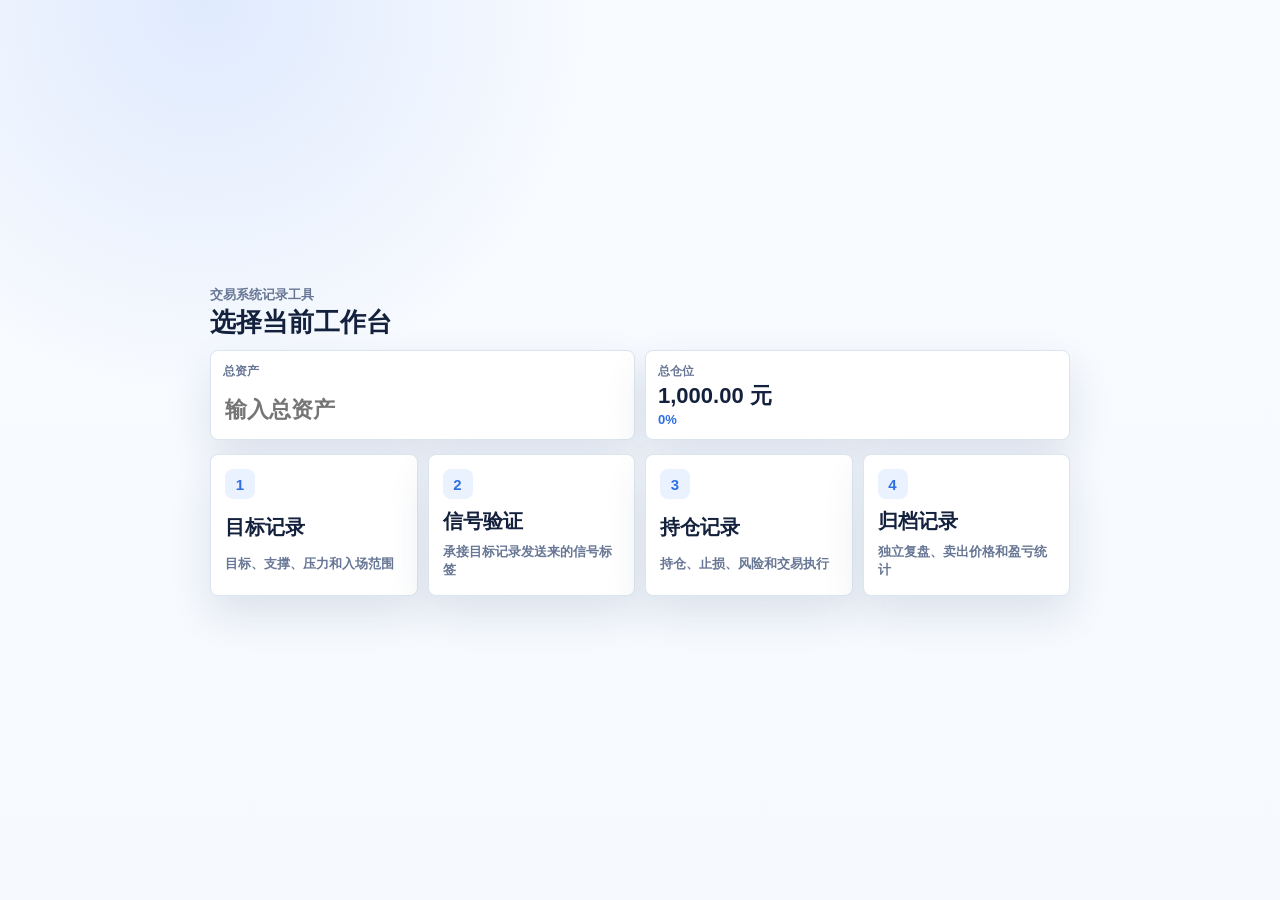
<file: index.html>
﻿<!doctype html>
<html lang="zh-CN">
<head>
  <meta charset="utf-8">
  <meta name="viewport" content="width=device-width, initial-scale=1, maximum-scale=1, user-scalable=no, viewport-fit=cover">
  <meta name="theme-color" content="#2f6fe4">
  <meta name="apple-mobile-web-app-capable" content="yes">
  <meta name="apple-mobile-web-app-status-bar-style" content="default">
  <meta name="apple-mobile-web-app-title" content="交易记录生成器">
  <link rel="manifest" href="./manifest.webmanifest">
  <link rel="icon" href="./icon.svg" type="image/svg+xml">
  <link rel="apple-touch-icon" href="./icon.svg">
  <link rel="stylesheet" href="./src/styles/app.css">
  <title>交易记录生成器</title>
</head>
<body>
  <section class="system-home" id="systemHome" aria-label="交易系统主页">
    <div class="system-home-inner">
      <div class="system-home-title">
        <span>交易系统记录工具</span>
        <strong>选择当前工作台</strong>
      </div>
      <div class="home-account-panel" aria-label="账户总览">
        <label>
          <span>总资产</span>
          <input id="homeTotalAssets" data-account-save="totalAssets" type="number" inputmode="decimal" step="0.01" placeholder="输入总资产">
        </label>
        <div class="home-position-stat">
          <span>总仓位</span>
          <strong id="homeTotalPosition">0.00 元</strong>
          <small id="homeTotalPositionRate">0%</small>
        </div>
      </div>
      <div class="system-entry-grid">
        <button id="homeTargetBtn" class="system-entry" type="button">
          <span>1</span>
          <strong>目标记录</strong>
          <small>目标、支撑、压力和入场范围</small>
        </button>
        <button id="homeSignalBtn" class="system-entry" type="button">
          <span>2</span>
          <strong>信号验证</strong>
          <small>承接目标记录发送来的信号标签</small>
        </button>
        <button id="homeHoldingBtn" class="system-entry" type="button">
          <span>3</span>
          <strong>持仓记录</strong>
          <small>持仓、止损、风险和交易执行</small>
        </button>
        <button id="homeArchiveBtn" class="system-entry" type="button">
          <span>4</span>
          <strong>归档记录</strong>
          <small>独立复盘、卖出价格和盈亏统计</small>
        </button>
      </div>
    </div>
  </section>
<div class="sidebar-swipe-zone" id="sidebarSwipeZone" aria-hidden="true"></div>
  <nav class="toolbar" aria-label="页面操作">
    <button id="homeBtn" type="button" class="secondary">主页</button>
    <button id="newBtn" type="button" class="secondary">新建</button>
    <button id="saveBtn" type="button">保存</button>
    <button id="undoBtn" type="button" class="secondary">撤销</button>
    <button id="redoBtn" type="button" class="secondary">重做</button>
    <button id="tagManageBtn" type="button" class="secondary">标签管理</button>
    <button id="copyBtn" type="button" class="secondary">复制文本</button>
    <button id="importPriceBtn" type="button" class="secondary">导入价格</button>
    <button id="pasteBtn" type="button" class="secondary">粘贴文本</button>
    <input id="priceImportFile" type="file" accept=".xls,.csv,.txt,text/plain,application/vnd.ms-excel" hidden>
  </nav>

  <div class="side-backdrop" id="sideBackdrop"></div>
  <div class="layout" id="layout">
    <aside class="sidebar" id="sidebar" aria-label="已保存记录">
      <div class="side-title">
        <span id="sideTitleLabel">保存记录</span>
        <button id="sidebarToggle" class="side-toggle" type="button">收起</button>
      </div>
      <div class="side-actions" id="recordBackupActions">
        <button id="exportRecordsBtn" type="button">导出</button>
        <button id="importRecordsBtn" type="button">导入</button>
        <input id="importRecordsFile" type="file" accept="application/json,.json" hidden>
      </div>
      <div class="record-list" id="recordList"></div>
    </aside>

    <main class="app">
      <section class="sheet" id="recordSheet">
      <div class="risk-grid" aria-label="风险对比">
        <div class="risk-field" id="singleLossLimitField">
          <label for="singleLossLimit">单笔亏损上限</label>
          <input id="singleLossLimit" data-risk-save="singleLossLimit" type="number" inputmode="decimal" step="0.01" placeholder="0">
        </div>
        <div class="risk-field" id="globalLossLimitField">
          <label for="globalLossLimit">全局亏损上限</label>
          <input id="globalLossLimit" data-risk-save="globalLossLimit" type="number" inputmode="decimal" step="0.01" placeholder="0">
        </div>
        <div class="risk-field output" id="currentMaxLossField">
          <label for="currentMaxLossTotal">预计最大亏损 <small id="currentMaxLossPercent">0%</small></label>
          <div class="risk-output-line">
            <input id="currentMaxLossTotal" type="text" value="0.00" readonly>
          </div>
        </div>
        <div class="risk-field output" id="protectedProfitField">
          <label for="protectedProfitTotal">保底盈利</label>
          <input id="protectedProfitTotal" type="text" value="0.00" readonly>
        </div>
      </div>
      <div class="archive-review-grid" id="archiveReviewGrid" aria-label="归档复盘">
        <div class="archive-review-total">
          <label>
            <span>总盈利</span>
            <input id="archiveTotalProfit" type="text" readonly value="0.00 元">
          </label>
          <label>
            <span>总亏损</span>
            <input id="archiveTotalLoss" type="text" readonly value="0.00 元">
          </label>
        </div>
        <label class="archive-review-field">
          <span>卖出价格</span>
          <input id="archiveReviewSellPrice" type="number" inputmode="decimal" step="0.001" placeholder="卖出价格">
        </label>
        <label class="archive-review-field">
          <span>归档盈亏</span>
          <input id="archiveReviewPnl" type="text" readonly value="-">
        </label>
        <label class="archive-review-field">
          <span>入场判断</span>
          <textarea id="archiveReviewEntry" data-archive-review="entryJudgement" rows="2" placeholder="入场判断"></textarea>
        </label>
        <label class="archive-review-field">
          <span>市场真相</span>
          <textarea id="archiveReviewTruth" data-archive-review="marketTruth" rows="2" placeholder="市场真相"></textarea>
        </label>
      </div>
      <div class="meta-grid">
        <div class="meta-field symbol-field">
          <span class="symbol-label">名称:</span>
          <input id="symbol" data-save="symbol" type="text" placeholder="例如 AAPL / BTC">
          <button id="riskMarkToggle" class="risk-mark-toggle" type="button" aria-pressed="false">风险</button>
          <div class="risk-note-wrap" id="riskNoteWrap">
            <textarea id="riskNote" data-save="riskNote" rows="1" placeholder="输入当前风险"></textarea>
          </div>
        </div>
        <div class="meta-field code-field">
          <input id="stockCode" data-save="stockCode" type="text" inputmode="numeric" placeholder="输入代码" aria-label="代码">
        </div>
        <div class="meta-field time-field">
          <label for="buyTime">买入时间</label>
          <input id="buyTime" data-save="buyTime" type="date">
        </div>
        <div class="meta-field full-row" id="timeStopField">
          <button id="timeStopToggle" class="time-stop-toggle" type="button" aria-pressed="true">时间止损</button>
          <select id="timeStopDays" data-save="timeStopDays" aria-label="时间止损天数"></select>
        </div>
      </div>

      <div class="calculator">
        <section class="dark-panel" aria-label="入场与止损">
          <div class="batch-tabs" id="holdingBatchTabs" aria-label="持仓批次切换">
            <button type="button" data-batch-index="0" class="is-active">持仓1</button>
            <button type="button" data-batch-index="1">持仓2</button>
            <button type="button" data-batch-index="2">持仓3</button>
          </div>
          <div class="field-card combo-card" data-icon="入">
            <label class="field-mini">
              <span class="label">入场单价</span>
              <input id="entryPrice" data-save="entryPrice" type="number" inputmode="decimal" step="0.001" value="10">
            </label>
            <label class="field-mini">
              <span class="label">当前价格 <small id="currentMeta">0%</small></span>
              <input id="currentPrice" data-save="currentPrice" type="number" inputmode="decimal" step="0.001" value="10">
            </label>
          </div>
          <div class="chip-row" aria-label="止损快捷比例">
            <button class="chip" type="button" data-loss="0.05">15% / -5%</button>
            <button class="chip" type="button" data-loss="0.03">10% / -3%</button>
            <button class="chip" type="button" data-loss="0.003">0.8% / -0.3%</button>
          </div>
          <div class="field-card combo-card" data-icon="止">
            <label class="field-mini">
              <span class="label">止损价格 <small id="lossMeta">-1.0000 （-10%）</small></span>
              <input id="stopPrice" data-save="stopPrice" type="number" inputmode="decimal" step="0.001" value="9">
            </label>
            <label class="field-mini dynamic-stop-field">
              <span class="label">动态止损价 <small id="dynamicStopMeta">0.0000 （0%）</small></span>
              <input id="dynamicStopPrice" data-save="dynamicStopPrice" type="number" inputmode="decimal" step="0.001" value="10">
            </label>
          </div>
          <div class="dynamic-stop" id="dynamicStopControl" aria-label="&#21160;&#24577;&#27490;&#25439;">
            <div class="dynamic-stop-head">
              <button id="dynamicStopToggle" class="dynamic-stop-label" type="button" aria-pressed="false">&#21160;&#24577;&#27490;&#25439;</button>
              <div class="tag-list" id="dynamicStopList"></div>
            </div>
            <div class="dynamic-stop-body" id="dynamicStopBody">
              <div class="tag-control">
                <select id="dynamicStopSelect" aria-label="&#21160;&#24577;&#27490;&#25439;&#36873;&#39033;"></select>
                <button type="button" id="dynamicStopOpenAdd" aria-label="&#28155;&#21152;&#21160;&#24577;&#27490;&#25439;">+</button>
              </div>
              <div class="new-tag" id="dynamicStopNewTag">
                <input id="dynamicStopInput" type="text" placeholder="&#36755;&#20837;&#21160;&#24577;&#27490;&#25439;">
                <button type="button" id="dynamicStopSaveTag" aria-label="&#20445;&#23384;&#21160;&#24577;&#27490;&#25439;">&#10003;</button>
              </div>
            </div>
          </div>
          <div class="chip-row" aria-label="盈亏比快捷选择">
            <button class="chip" type="button" data-ratio="3">3 : 1</button>
            <button class="chip" type="button" data-ratio="2.8">2.8 : 1</button>
            <button class="chip" type="button" data-ratio="2.5">2.5 : 1</button>
            <button class="chip" type="button" data-ratio="2.2">2.2 : 1</button>
            <button class="chip" type="button" data-ratio="2">2 : 1</button>
          </div>
        </section>

        <section class="dark-panel" aria-label="目标与金额">
          <label class="field-card" data-icon="目">
            <span class="label">目标价格 <small id="profitMeta">2.5000 （+25%）</small><small id="remainingMeta">剩余 +25%</small></span>
            <input id="targetPrice" data-save="targetPrice" type="number" inputmode="decimal" step="0.001" value="12.5">
          </label>
          <div class="field-card combo-card" data-icon="额">
            <label class="field-mini">
              <span class="label">持仓数量</span>
              <input id="quantity" data-save="quantity" type="number" inputmode="decimal" step="1" value="100">
            </label>
            <label class="field-mini">
              <span class="label">市值</span>
              <input id="entryAmount" data-save="entryAmount" type="number" inputmode="decimal" step="0.01" value="1000">
            </label>
          </div>
        </section>

        <section class="dark-panel summary" aria-label="计算结果">
          <div class="summary-row" data-icon="比">
            <span>盈亏比</span>
            <strong id="ratioText">2.50 : 1</strong>
            <small id="realRatioText" class="real-ratio">真实 2.18 : 1</small>
          </div>
          <div class="summary-row" data-icon="盈">
            <span>目标利润</span>
            <strong id="profitAmount">250.00 元</strong>
            <small id="profitPercent">+25%</small>
          </div>
          <div class="summary-row" id="lossSummaryRow" data-icon="亏">
            <span>预计亏损</span>
            <strong id="lossAmount">-100.00 元</strong>
            <small id="lossPercent">-10%</small>
          </div>
          <div class="summary-row is-hidden" id="protectedSummaryRow" data-icon="保">
            <span>保底盈利</span>
            <strong id="protectedAmount">0.00 元</strong>
            <small id="protectedPercent">0%</small>
          </div>
          <div class="summary-row" data-icon="目">
            <span>目标总金额</span>
            <strong id="targetAmount">1,250.00 元</strong>
          </div>
          <div class="summary-row" data-icon="止">
            <span>止损总金额</span>
            <strong id="stopAmount">900.00 元</strong>
          </div>
        </section>
      </div>

      <table class="matrix" id="recordMatrix" aria-label="交易依据记录表">
        <thead>
          <tr>
            <th class="logic-head">逻辑</th>
            <th class="breakout-col">
              <button class="logic-choice" type="button" data-logic-choice="breakout">形态突破</button>
            </th>
            <th class="pullback-col">
              <button class="logic-choice" type="button" data-logic-choice="pullback">回调反弹</button>
            </th>
          </tr>
        </thead>
        <tbody id="matrixBody"></tbody>
      </table>
      </section>
    </main>
  </div>

  <section class="subpage" id="tagPage" aria-label="标签管理">
    <div class="subpage-inner">
      <header class="subpage-head">
        <h2>标签管理</h2>
        <button id="closeTagPageBtn" type="button" aria-label="关闭标签管理">×</button>
      </header>
      <div class="tag-manager" id="tagManager"></div>
    </div>
  </section>

  <section class="subpage" id="pastePage" aria-label="粘贴文本">
    <div class="subpage-inner">
      <header class="subpage-head">
        <h2>粘贴文本</h2>
        <button id="closePastePageBtn" type="button" aria-label="关闭粘贴文本">×</button>
      </header>
      <div class="paste-panel">
        <textarea id="pasteTextArea" placeholder="在这里粘贴复制文本"></textarea>
        <div class="paste-actions">
          <button id="cancelPasteBtn" type="button">取消</button>
          <button id="applyPasteBtn" type="button">填充</button>
        </div>
      </div>
    </div>
  </section>

  <section class="subpage" id="archivePage" aria-label="归档记录">
    <div class="subpage-inner">
      <header class="subpage-head">
        <h2>归档记录</h2>
        <button id="closeArchivePageBtn" type="button" aria-label="关闭归档记录">×</button>
      </header>
      <div class="archive-form">
        <label>
          <span>结果</span>
          <select id="archiveResult">
            <option value="win">赢</option>
            <option value="loss">输</option>
          </select>
        </label>
        <label>
          <span>卖出价格</span>
          <input id="archiveSellPrice" type="number" inputmode="decimal" step="0.001" placeholder="输入卖出价格">
        </label>
        <label>
          <span>归档盈亏</span>
          <input id="archivePnlPreview" type="text" value="-" readonly>
        </label>
        <label>
          <span>入场判断</span>
          <textarea id="archiveEntryJudgement" rows="2" placeholder="入场判断"></textarea>
        </label>
        <label>
          <span>市场真相</span>
          <textarea id="archiveMarketTruth" rows="2" placeholder="市场真相"></textarea>
        </label>
        <div class="paste-actions">
          <button id="cancelArchiveBtn" type="button">取消</button>
          <button id="applyArchiveBtn" type="button">归档</button>
        </div>
      </div>
    </div>
  </section>

  <section class="subpage" id="calcPage" aria-label="目标记录">
    <div class="subpage-inner">
      <header class="subpage-head">
        <h2 id="calcPageTitle">目标记录</h2>
        <button id="closeCalcPageBtn" type="button" aria-label="关闭目标记录">×</button>
      </header>
      <div class="archive-form">
        <div class="calc-actions">
          <button id="saveCalcTrialBtn" type="button">保存目标</button>
          <button id="sendSignalBtn" class="signal-send-btn" type="button">发送信号</button>

          <button id="newCalcTrialBtn" type="button" class="secondary">新目标</button>
          <button id="clearCalcTrialBtn" type="button" class="secondary">清空</button>
          <button id="importCalcTrialsBtn" type="button" class="secondary">批量导入</button>
          <input id="calcTrialImportFile" type="file" accept=".xls,.csv,.txt,text/plain,application/vnd.ms-excel" hidden>
        </div>
        <div class="calc-name-row">
          <label><span>目标名称</span><input id="calcName" type="text" placeholder="例如 突破前目标"></label>
          <input id="calcCode" type="text" inputmode="numeric" placeholder="输入代码" aria-label="代码">
        </div>
        <div class="calc-entry-row">
          <label><span>入场价</span><input id="calcEntry" type="number" inputmode="decimal" step="0.001" value="10"></label>
          <label><span>持仓数量</span><input id="calcQuantity" type="number" inputmode="numeric" step="100" placeholder="持仓数量"></label>
        </div>
        <div class="calc-support-row">
          <label><span>第一支撑</span><input id="calcSupport1" type="number" inputmode="decimal" step="0.001" value="9"></label>
          <label><span>第二支撑</span><input id="calcSupport2" type="number" inputmode="decimal" step="0.001" value="9"></label>
        </div>
        <label><span>压力位</span><input id="calcPressure" type="number" inputmode="decimal" step="0.001" value="12.5"></label>
        <label class="calc-max-loss-row"><span>最大亏损</span><input id="calcMaxLoss" type="number" inputmode="decimal" step="0.01" placeholder="输入最大亏损"><small id="calcMaxPosition">一 - / 二 -</small></label>
        <div class="trend-pressure">
          <div class="trend-title">趋势压力计算</div>
          <div class="trend-grid">
            <label><span>形态低点</span><input id="trendShapeLow" type="number" inputmode="decimal" step="0.001" placeholder="低点"></label>
            <label><span>颈线价</span><input id="trendNeckline" type="number" inputmode="decimal" step="0.001" placeholder="颈线"></label>
            <label><span>启动价</span><input id="trendStart" type="number" inputmode="decimal" step="0.001" placeholder="入场价"></label>
            <label><span>前波低</span><input id="trendWaveLow" type="number" inputmode="decimal" step="0.001" placeholder="起点"></label>
            <label><span>前波高</span><input id="trendWaveHigh" type="number" inputmode="decimal" step="0.001" placeholder="高点"></label>
          </div>
          <div class="trend-results">
            <button id="trendShapeApply" type="button" data-trend-apply="shape"><span>形态压力</span><strong id="trendShapePressure">-</strong></button>
            <button id="trendMapApply" type="button" data-trend-apply="map"><span>映射压力</span><strong id="trendMapPressure">-</strong></button>
            <button id="trendGoldenApply" type="button" data-trend-apply="golden"><span>黄金比压力</span><strong id="trendGoldenPressure">-</strong></button>
          </div>
        </div>
        <div class="summary-row entry-range-row is-hidden" id="calcEntryRangeRow" data-icon="范">
          <strong id="calcEntryRange">-</strong>
        </div>
        <div class="summary-row" data-icon="比">
          <span>第一盈亏比</span>
          <strong id="calcRatioFirst">2.50 : 1</strong>
          <small id="calcRealRatioFirst" class="real-ratio">真实 2.18 : 1</small>
        </div>
        <div class="summary-row" data-icon="比">
          <span>第二盈亏比</span>
          <strong id="calcRatioSecond">2.50 : 1</strong>
          <small id="calcRealRatioSecond" class="real-ratio">真实 2.18 : 1</small>
        </div>
        <div class="summary-row" data-icon="盈">
          <span>盈利空间</span>
          <strong id="calcProfitRate">+25%</strong>
        </div>
        <div class="summary-row" data-icon="亏">
          <span>支撑空间</span>
          <strong id="calcSupportRate">-10% / -10%</strong>
        </div>
        <table class="matrix trial-matrix" id="trialMatrix" aria-label="目标逻辑记录表">
          <thead>
            <tr>
              <th class="logic-head">逻辑</th>
              <th class="breakout-col">
                <button class="logic-choice" type="button" data-trial-logic-choice="breakout">形态突破</button>
              </th>
              <th class="pullback-col">
                <button class="logic-choice" type="button" data-trial-logic-choice="pullback">回调反弹</button>
              </th>
            </tr>
          </thead>
          <tbody id="trialMatrixBody"></tbody>
        </table>
      </div>
    </div>
  </section>

  <section class="subpage" id="signalPage" aria-label="信号验证">
    <div class="subpage-inner signal-page-inner">
      <header class="subpage-head">
        <h2>信号验证</h2>
        <button id="closeSignalPageBtn" type="button" aria-label="关闭信号验证">×</button>
      </header>
      <div class="signal-workspace">
        <aside class="signal-sidebar" id="signalSidebar" aria-label="信号记录">
          <div class="signal-side-head">
            <strong>信号记录</strong>
            <button id="signalSidebarToggle" class="side-toggle" type="button">收起</button>
            <small id="signalExpireHint">到期后进入历史</small>
          </div>
          <div class="signal-empty" id="signalEmpty">还没有信号，从目标记录发送后会出现在这里。</div>
          <div class="signal-list" id="signalList"></div>
        </aside>
        <div class="signal-detail" id="signalDetail"></div>
      </div>
    </div>
  </section>

  <section class="subpage signal-build-page" id="signalBuildPage" aria-label="触发建仓">
    <div class="subpage-inner signal-build-inner">
      <header class="subpage-head">
        <h2>触发建仓</h2>
        <button id="closeSignalBuildPageBtn" type="button" aria-label="关闭触发建仓">×</button>
      </header>
      <div class="archive-form signal-build-form">
        <label>
          <span>入场价格</span>
          <input id="signalBuildEntry" type="number" inputmode="decimal" step="0.001" placeholder="输入实际入场价格">
        </label>
        <label>
          <span>仓位%</span>
          <input id="signalBuildPosition" type="number" inputmode="decimal" step="0.01" placeholder="例如 20">
        </label>
        <div class="signal-build-hint" id="signalBuildHint">会按总资产把仓位向下取整到 5% 档，再换算 100 股。</div>
        <div class="paste-actions">
          <button id="cancelSignalBuildBtn" type="button">取消</button>
          <button id="applySignalBuildBtn" type="button">建仓</button>
        </div>
      </div>
    </div>
  </section>
  <div class="toast" id="toast" role="status" aria-live="polite"></div>
  <script type="module" src="./src/js/app.js"></script>
  <script type="module" src="./src/js/pwa.js"></script>
</body>
</html>
</file>
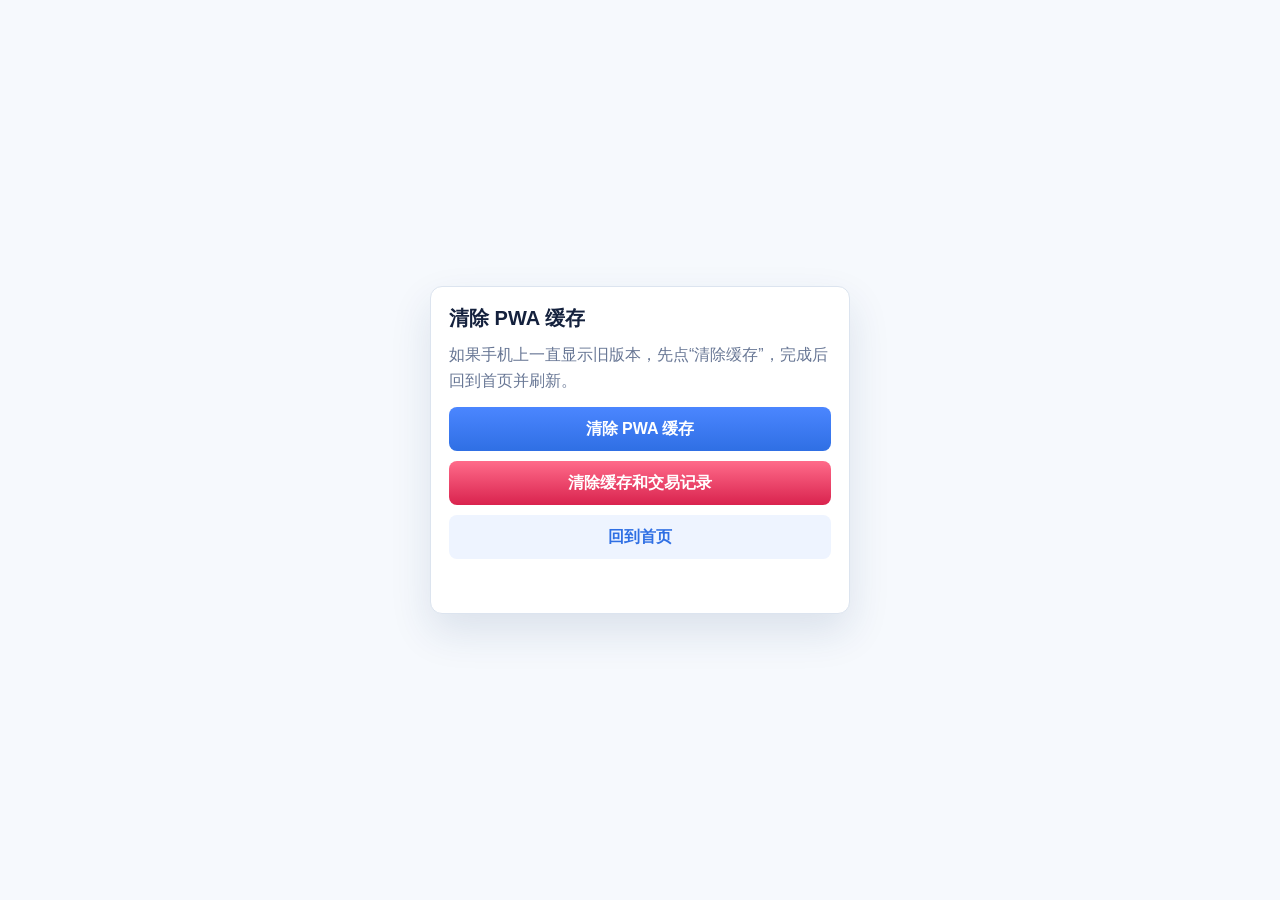
<file: clear-cache.html>
<!doctype html>
<html lang="zh-CN">
<head>
  <meta charset="utf-8">
  <meta name="viewport" content="width=device-width, initial-scale=1, viewport-fit=cover">
  <title>清除 PWA 缓存</title>
  <style>
    * {
      box-sizing: border-box;
    }

    body {
      margin: 0;
      min-height: 100vh;
      display: grid;
      place-items: center;
      padding: 20px;
      background: #f6f9fd;
      color: #14213d;
      font-family: -apple-system, BlinkMacSystemFont, "PingFang SC", "Microsoft YaHei", sans-serif;
    }

    main {
      width: min(100%, 420px);
      padding: 18px;
      border: 1px solid #dce4ef;
      border-radius: 12px;
      background: #fff;
      box-shadow: 0 18px 42px rgba(27, 55, 104, 0.12);
    }

    h1 {
      margin: 0 0 10px;
      font-size: 20px;
    }

    p {
      margin: 0 0 14px;
      color: #687795;
      line-height: 1.6;
    }

    button,
    a {
      display: flex;
      align-items: center;
      justify-content: center;
      width: 100%;
      min-height: 44px;
      margin-top: 10px;
      border: 0;
      border-radius: 8px;
      background: linear-gradient(180deg, #4b86ff, #2f6fe4);
      color: #fff;
      font: inherit;
      font-weight: 800;
      text-decoration: none;
    }

    .danger {
      background: linear-gradient(180deg, #ff6b8a, #d9234e);
    }

    .secondary {
      background: #eef4ff;
      color: #2f6fe4;
    }

    #status {
      min-height: 24px;
      margin-top: 12px;
      color: #34a177;
      font-weight: 800;
    }
  </style>
</head>
<body>
  <main>
    <h1>清除 PWA 缓存</h1>
    <p>如果手机上一直显示旧版本，先点“清除缓存”，完成后回到首页并刷新。</p>
    <button id="clearCache" type="button">清除 PWA 缓存</button>
    <button id="clearAll" class="danger" type="button">清除缓存和交易记录</button>
    <a class="secondary" href="./index.html?fresh=1">回到首页</a>
    <div id="status" role="status" aria-live="polite"></div>
  </main>

  <script>
    async function clearPwaCache(clearStorage) {
      const status = document.getElementById("status");
      status.textContent = "正在清理...";

      if ("serviceWorker" in navigator) {
        const registrations = await navigator.serviceWorker.getRegistrations();
        await Promise.all(registrations.map((registration) => registration.unregister()));
      }

      if ("caches" in window) {
        const names = await caches.keys();
        await Promise.all(names.map((name) => caches.delete(name)));
      }

      if (clearStorage) {
        localStorage.removeItem("trade-record-generator-v1");
        localStorage.removeItem("trade-record-generator-v2");
      }

      status.textContent = clearStorage ? "已清除缓存和交易记录。" : "已清除 PWA 缓存。";
    }

    document.getElementById("clearCache").addEventListener("click", () => {
      clearPwaCache(false);
    });

    document.getElementById("clearAll").addEventListener("click", () => {
      if (confirm("确认连交易记录也一起清除？")) {
        clearPwaCache(true);
      }
    });
  </script>
</body>
</html>
</file>
<file: src/styles/app.css>
﻿:root {
      color-scheme: light;
      --page: #f6f9fd;
      --ink: #14213d;
      --muted: #687795;
      --line: #e2e8f2;
      --panel: #172a4b;
      --field: rgba(255, 255, 255, 0.08);
      --field-soft: rgba(255, 255, 255, 0.11);
      --accent: #2f6fe4;
      --accent-soft: #eaf2ff;
      --side: rgba(255, 255, 255, 0.82);
      --good: #34b685;
      --bad: #ef476f;
      --paper: #ffffff;
      --shadow: 0 18px 42px rgba(27, 55, 104, 0.12);
      font-family: -apple-system, BlinkMacSystemFont, "SF Pro Display", "PingFang SC", "Microsoft YaHei", sans-serif;
    }

    * {
      box-sizing: border-box;
      -webkit-tap-highlight-color: transparent;
    }

    html {
      touch-action: manipulation;
      -webkit-text-size-adjust: 100%;
      text-size-adjust: 100%;
    }

    html,
    body {
      margin: 0;
      min-height: 100%;
      background:
        radial-gradient(circle at 16% 0%, rgba(73, 132, 246, 0.14), transparent 28%),
        linear-gradient(180deg, #f8fbff 0%, var(--page) 100%);
      color: var(--ink);
    }

    body {
      padding: max(12px, env(safe-area-inset-top)) 10px max(24px, env(safe-area-inset-bottom)) 92px;
      font-size: 15px;
      touch-action: manipulation;
    }

    button,
    input,
    select,
    textarea {
      font: inherit;
    }

    button {
      border: 0;
      cursor: pointer;
    }

    .system-home {
      display: none;
      min-height: calc(100vh - 36px);
      align-items: center;
      justify-items: center;
      padding: max(18px, env(safe-area-inset-top)) 10px max(24px, env(safe-area-inset-bottom));
    }

    body.system-home-mode {
      padding-left: 10px;
    }

    body.system-home-mode .system-home {
      display: grid;
    }

    body.system-home-mode .toolbar,
    body.system-home-mode .layout,
    body.system-home-mode .side-backdrop,
    body.system-home-mode .subpage {
      display: none !important;
    }

    .system-home-inner {
      width: min(100%, 860px);
      display: grid;
      gap: 14px;
    }

    .system-home-title {
      display: grid;
      gap: 4px;
      color: var(--ink);
    }

    .system-home-title span {
      color: var(--muted);
      font-size: 13px;
      font-weight: 900;
    }

    .system-home-title strong {
      font-size: 26px;
      line-height: 1.1;
    }

    .home-account-panel {
      display: grid;
      grid-template-columns: minmax(0, 1fr) minmax(0, 1fr);
      gap: 10px;
    }

    .home-account-panel label,
    .home-position-stat {
      display: grid;
      gap: 5px;
      min-height: 72px;
      padding: 12px;
      border: 1px solid #dce4ef;
      border-radius: 8px;
      background: #fff;
      box-shadow: var(--shadow);
    }

    .home-account-panel span {
      color: var(--muted);
      font-size: 12px;
      font-weight: 900;
    }

    .home-account-panel input {
      width: 100%;
      min-width: 0;
      border: 0;
      outline: 0;
      color: var(--ink);
      font-size: 22px;
      font-weight: 900;
    }

    .home-position-stat strong {
      color: var(--ink);
      font-size: 22px;
      line-height: 1;
    }

    .home-position-stat small {
      color: #2f6fe4;
      font-size: 13px;
      font-weight: 900;
    }
    .system-entry-grid {
      display: grid;
      grid-template-columns: repeat(4, minmax(0, 1fr));
      gap: 10px;
    }

    .system-entry {
      display: grid;
      gap: 8px;
      min-height: 142px;
      padding: 14px;
      border: 1px solid #dce4ef;
      border-radius: 8px;
      background: #fff;
      color: var(--ink);
      text-align: left;
      box-shadow: var(--shadow);
    }

    .system-entry span {
      display: grid;
      place-items: center;
      width: 30px;
      height: 30px;
      border-radius: 8px;
      background: var(--accent-soft);
      color: #2f6fe4;
      font-weight: 900;
    }

    .system-entry strong {
      font-size: 20px;
      line-height: 1.1;
    }

    .system-entry small {
      color: var(--muted);
      font-size: 13px;
      font-weight: 800;
      line-height: 1.35;
    }

    .app {
      width: min(100%, 940px);
      margin: 0 auto;
    }

    .layout {
      display: grid;
      grid-template-columns: 244px minmax(0, 1fr);
      gap: 18px;
      align-items: start;
      width: min(100%, 1180px);
      margin: 0 auto;
    }

    .side-backdrop {
      display: none;
    }

    .sidebar {
      position: sticky;
      top: max(12px, env(safe-area-inset-top));
      height: calc(100vh - 24px - env(safe-area-inset-top));
      padding: 12px;
      border: 1px solid rgba(199, 211, 229, 0.72);
      border-radius: 12px;
      background: var(--side);
      backdrop-filter: blur(18px);
      box-shadow: var(--shadow);
      overflow: auto;
      font-size: 22.5px;
    }

    .side-title {
      display: flex;
      align-items: center;
      justify-content: space-between;
      gap: 8px;
      margin-bottom: 12px;
      font-weight: 900;
      color: var(--ink);
    }

    .side-toggle {
      flex: 0 0 auto;
      min-width: 34px;
      height: 30px;
      padding: 0 8px;
      border-radius: 8px;
      border: 1px solid #d6e0ef;
      background: #fff;
      color: var(--ink);
      font-size: 19.5px;
      font-weight: 900;
    }

    .side-actions {
      display: grid;
      grid-template-columns: 1fr 1fr;
      gap: 8px;
      margin-bottom: 10px;
    }

    body.calc-sidebar-mode .side-actions {
      display: none;
    }

    .side-actions button {
      min-height: 32px;
      border-radius: 8px;
      border: 1px solid #d6e0ef;
      background: rgba(255, 255, 255, 0.9);
      color: var(--ink);
      font-size: 15px;
      font-weight: 900;
    }

    .side-actions button:first-child {
      background: linear-gradient(180deg, #4b86ff, #2f6fe4);
      border-color: #2f6fe4;
      color: #fff;
    }

    .side-actions button.is-active {
      background: #fff4df;
      border-color: #ffd89b;
      color: #9a5c00;
    }

    .record-list {
      display: flex;
      flex-direction: column;
      gap: 8px;
      align-content: flex-start;
    }

    .record-pill {
      position: relative;
      display: grid;
      gap: 8px;
      width: 100%;
      max-width: 100%;
      min-height: 34px;
      padding: 10px;
      border: 1px solid #d6e0ef;
      border-radius: 10px;
      background: #fff;
      color: #304052;
      text-align: left;
      overflow: hidden;
      cursor: pointer;
    }

    .record-pill.is-active {
      border-color: #2f6fe4;
      background: linear-gradient(180deg, #4b86ff, #2f6fe4);
      color: #fff;
      box-shadow: 0 8px 18px rgba(47, 111, 228, 0.28);
    }

    .record-pill.is-breakout {
      border-color: #ffd2dc;
      background: linear-gradient(180deg, #fff8fa, #fff0f4);
    }

    .record-pill.is-pullback {
      border-color: #cfe0ff;
      background: linear-gradient(180deg, #f8fbff, #eef5ff);
    }

    .record-pill.is-breakout.is-active {
      border-color: #ef476f;
      background: linear-gradient(180deg, #ff6b8a, #d9234e);
      box-shadow: 0 8px 18px rgba(217, 35, 78, 0.28);
    }

    .record-pill.is-pullback.is-active {
      border-color: #2f6fe4;
      background: linear-gradient(180deg, #4b86ff, #2f6fe4);
      box-shadow: 0 8px 18px rgba(47, 111, 228, 0.28);
    }

    .record-pill.is-risk-marked {
      border-color: #ffd452;
      background: linear-gradient(180deg, #fff8cf, #ffe77a);
      color: #1b2a43;
      box-shadow: 0 8px 18px rgba(230, 173, 0, 0.2);
    }

    .record-pill.is-risk-marked.is-active {
      border-color: #e6a700;
      background: linear-gradient(180deg, #ffd452, #d59100);
      color: #1b2a43;
      box-shadow: 0 8px 18px rgba(213, 145, 0, 0.28);
    }

    .record-pill.is-risk-marked .record-meta,
    .record-pill.is-risk-marked .record-line span,
    .record-pill.is-risk-marked .record-detail,
    .record-pill.is-risk-marked.is-active .record-meta,
    .record-pill.is-risk-marked.is-active .record-line span,
    .record-pill.is-risk-marked.is-active .record-detail {
      color: #5f5124;
    }

    .record-pill.is-risk-marked .logic-badge,
    .record-pill.is-risk-marked.is-active .logic-badge {
      background: rgba(255, 255, 255, 0.72);
      color: #9a5c00;
    }

    .record-pill.is-dynamic-stop {
      border-color: #ffb7cf;
      background: linear-gradient(180deg, #fff3f8, #ffd9e6);
      color: #00A2FF;
      box-shadow: 0 8px 18px rgba(223, 69, 121, 0.18);
    }

    .record-pill.is-dynamic-stop.is-active {
      border-color: #ef476f;
      background: linear-gradient(180deg, #ff6b8a, #d9234e);
      color: #fff;
      box-shadow: 0 8px 18px rgba(217, 35, 78, 0.28);
    }

    .record-pill.is-dynamic-stop .record-meta,
    .record-pill.is-dynamic-stop .record-title,
    .record-pill.is-dynamic-stop .record-name,
    .record-pill.is-dynamic-stop .record-line span,
    .record-pill.is-dynamic-stop .record-line strong,
    .record-pill.is-dynamic-stop .record-detail,
    .record-pill.is-dynamic-stop .record-compact {
      color: #00A2FF;
    }

    .record-pill.is-dynamic-stop .logic-badge {
      background: rgba(255, 255, 255, 0.76);
      color: #c62663;
    }

    .record-pill.is-dynamic-stop.is-active .logic-badge {
      background: rgba(255, 255, 255, 0.22);
      color: #FFFFFF;
    }

    .record-title {
      display: flex;
      align-items: center;
      gap: 6px;
      padding-right: 28px;
      min-width: 0;
      overflow: hidden;
      font-size: 21px;
      font-weight: 900;
    }

    .record-name {
      min-width: 0;
      overflow: hidden;
      text-overflow: ellipsis;
      white-space: nowrap;
    }

    .logic-badge {
      flex: 0 0 auto;
      padding: 2px 6px;
      border-radius: 999px;
      font-size: 16.5px;
      font-weight: 900;
      line-height: 1.25;
    }

    .logic-badge.is-breakout {
      background: #fff1f3;
      color: #d9234e;
    }

    .logic-badge.is-pullback {
      background: #eaf2ff;
      color: #2f6fe4;
    }

    .record-pill.is-active .logic-badge.is-breakout {
      background: rgba(255, 255, 255, 0.22);
      color: #ffd9e1;
    }

    .record-pill.is-active .logic-badge.is-pullback {
      background: rgba(255, 255, 255, 0.22);
      color: #d8e7ff;
    }

    .record-pill.is-risk-marked.is-active .logic-badge {
      background: rgba(255, 255, 255, 0.72);
      color: #9a5c00;
    }

    .record-meta {
      color: var(--muted);
      font-size: 18px;
      font-weight: 800;
    }

    .record-compact {
      display: none;
    }

    .record-pill.is-active .record-meta,
    .record-pill.is-active .record-line span,
    .record-pill.is-active .record-detail {
      color: rgba(255, 255, 255, 0.82);
    }

    .record-pill.is-risk-marked.is-active .record-meta,
    .record-pill.is-risk-marked.is-active .record-line span,
    .record-pill.is-risk-marked.is-active .record-detail {
      color: #5f5124;
    }

    .record-pill.is-dynamic-stop.is-active .record-meta,
    .record-pill.is-dynamic-stop.is-active .record-title,
    .record-pill.is-dynamic-stop.is-active .record-name,
    .record-pill.is-dynamic-stop.is-active .record-line span,
    .record-pill.is-dynamic-stop.is-active .record-line strong,
    .record-pill.is-dynamic-stop.is-active .record-detail,
    .record-pill.is-dynamic-stop.is-active .record-compact,
    .record-pill.is-dynamic-stop.is-active .record-compact-name {
      color: #FFFFFF;
    }

    .record-detail {
      display: grid;
      grid-template-columns: 1fr 1fr;
      gap: 6px 10px;
      padding-right: 34px;
      color: #2c3f5f;
      font-size: 18px;
      line-height: 1.25;
    }

    .record-line {
      min-width: 0;
    }

    .record-line span {
      display: block;
      color: var(--muted);
      font-size: 16.5px;
      font-weight: 700;
    }

    .record-line strong {
      display: block;
      min-width: 0;
      overflow: hidden;
      text-overflow: ellipsis;
      white-space: nowrap;
      font-size: 19.5px;
      font-weight: 900;
    }

    .record-actions {
      position: absolute;
      top: 4px;
      right: 4px;
      z-index: 4;
      display: flex;
      gap: 6px;
    }

    .record-delete,
    .record-archive {
      display: grid;
      place-items: center;
      width: 34px;
      height: 34px;
      border-radius: 7px;
      background: #fff1f4;
      color: #bd284d;
      border: 1px solid #ffd3dd;
      font-size: 24px;
      font-weight: 900;
      line-height: 1;
      touch-action: manipulation;
    }

    .record-archive {
      background: #eef6ff;
      color: #245bc9;
      border-color: #cfe0ff;
      font-size: 18px;
    }

    .record-pill.is-active .record-delete {
      background: rgba(255, 255, 255, 0.18);
      border-color: rgba(255, 255, 255, 0.24);
      color: #fff;
    }

    .record-pill.is-active .record-archive {
      background: rgba(255, 255, 255, 0.18);
      border-color: rgba(255, 255, 255, 0.24);
      color: #fff;
    }

    .trial-pill {
      gap: 5px;
      padding: 8px 42px 8px 9px;
    }

    .trial-pill .record-title {
      padding-right: 0;
      font-size: 18px;
    }

    .trial-metrics {
      display: flex;
      flex-wrap: wrap;
      gap: 5px;
      color: #2c3f5f;
      font-size: 15px;
      font-weight: 900;
      line-height: 1.2;
    }

    .trial-metrics span {
      min-width: 0;
      padding: 3px 5px;
      border-radius: 6px;
      background: rgba(255, 255, 255, 0.72);
      white-space: nowrap;
    }

    .trial-pill.is-active .trial-metrics {
      color: rgba(255, 255, 255, 0.9);
    }

    .trial-pill.is-active .trial-metrics span {
      background: rgba(255, 255, 255, 0.16);
    }

    .record-pill.is-archived {
      opacity: 0.82;
      filter: grayscale(0.2);
    }

    .record-pill.is-time-stop-warning,
    .record-pill.is-time-stop-warning.is-active {
      border-color: #B46600;
      background: #B46600;
      color: #fff;
      box-shadow: 0 8px 18px rgba(180, 102, 0, 0.28);
    }

    .record-pill.is-time-stop-warning .record-meta,
    .record-pill.is-time-stop-warning .record-title,
    .record-pill.is-time-stop-warning .record-name,
    .record-pill.is-time-stop-warning .record-line span,
    .record-pill.is-time-stop-warning .record-line strong,
    .record-pill.is-time-stop-warning .record-detail,
    .record-pill.is-time-stop-warning .record-compact,
    .record-pill.is-time-stop-warning .record-compact-name {
      color: #fff;
    }

    .record-sort {
      position: absolute;
      right: 4px;
      bottom: 4px;
      z-index: 4;
      display: grid;
      gap: 8px;
    }

    .record-sort button {
      display: grid;
      place-items: center;
      width: 34px;
      height: 34px;
      border-radius: 7px;
      background: #f1f5fb;
      color: #56657d;
      border: 1px solid #d6e0ef;
      font-size: 20px;
      font-weight: 900;
      line-height: 1;
      touch-action: manipulation;
    }

    .record-pill.is-active .record-sort button {
      background: rgba(255, 255, 255, 0.18);
      border-color: rgba(255, 255, 255, 0.24);
      color: #fff;
    }

    .record-sort button.is-highlight {
      background: linear-gradient(180deg, #4b86ff, #2f6fe4);
      border-color: #2f6fe4;
      color: #fff;
    }

    .record-pill.is-active .record-sort button.is-highlight {
      background: rgba(255, 255, 255, 0.34);
      border-color: rgba(255, 255, 255, 0.42);
      color: #fff;
    }

    .record-sort button[hidden] {
      display: none;
    }

    .empty-records {
      color: var(--muted);
      font-size: 19.5px;
      line-height: 1.5;
    }

    .toolbar {
      position: fixed;
      top: max(12px, env(safe-area-inset-top));
      left: 10px;
      z-index: 100;
      display: grid;
      grid-template-columns: 1fr;
      gap: 8px;
      width: 72px;
      padding: 8px;
      border: 1px solid rgba(217, 225, 234, 0.9);
      border-radius: 12px;
      background: rgba(246, 249, 253, 0.94);
      box-shadow: var(--shadow);
      backdrop-filter: blur(14px);
    }

    .toolbar button {
      min-height: 40px;
      padding: 0 6px;
      border-radius: 8px;
      background: linear-gradient(180deg, #4b86ff, #2f6fe4);
      color: #fff;
      font-weight: 700;
      white-space: normal;
      line-height: 1.15;
    }

    .toolbar .secondary {
      background: rgba(255, 255, 255, 0.9);
      color: var(--ink);
      border: 1px solid #d4d9e2;
    }

    .sheet {
      background: var(--paper);
      border: 1px solid rgba(217, 225, 234, 0.8);
      border-radius: 10px;
      overflow: hidden;
      box-shadow: var(--shadow);
    }

    .risk-grid {
      display: grid;
      grid-template-columns: 1fr 1fr;
      border-bottom: 1px solid var(--line);
      background: #fff;
    }

    .archive-review-grid {
      display: none;
      grid-template-columns: 1fr 1fr;
      border-bottom: 1px solid var(--line);
      background: #fff;
    }

    body.archive-review-mode .risk-grid {
      display: none;
    }

    body.archive-review-mode .archive-review-grid {
      display: grid;
    }

    .risk-field {
      display: grid;
      grid-template-columns: auto minmax(0, 1fr);
      align-items: center;
      min-height: 46px;
      border-right: 1px solid var(--line);
    }

    .archive-review-field {
      display: grid;
      gap: 3px;
      min-height: 46px;
      padding: 6px 14px;
      border-right: 1px solid var(--line);
      color: var(--ink);
      font-weight: 900;
    }

    .archive-review-field.full {
      grid-column: 1 / -1;
      border-right: 0;
      border-bottom: 1px solid var(--line);
    }

    .archive-review-total {
      grid-column: 1 / -1;
      display: grid;
      grid-template-columns: 1fr 1fr;
      min-height: 46px;
      border-bottom: 1px solid var(--line);
      color: var(--ink);
      font-weight: 900;
    }

    .archive-review-total label {
      display: grid;
      gap: 3px;
      min-width: 0;
      padding: 6px 14px;
    }

    .archive-review-total label:first-child {
      border-right: 1px solid var(--line);
    }

    .archive-review-field:nth-child(2n + 1) {
      border-right: 0;
    }

    .archive-review-field span,
    .archive-review-total span {
      color: var(--muted);
      font-size: 12px;
      font-weight: 800;
    }

    .archive-review-field input,
    .archive-review-field textarea,
    .archive-review-total input {
      width: 100%;
      min-height: 28px;
      border: 0;
      outline: 0;
      resize: vertical;
      background: transparent;
      color: var(--ink);
      font: inherit;
      font-size: 14px;
      font-weight: 800;
    }

    .risk-field:last-child {
      border-right: 0;
    }

    .risk-field:nth-child(2n) {
      border-right: 0;
    }

    .risk-field:nth-child(-n + 2) {
      border-bottom: 1px solid var(--line);
    }

    .risk-field label {
      padding-left: 14px;
      font-weight: 900;
      white-space: nowrap;
    }

    .risk-field label small {
      margin-left: 5px;
      color: #7f8aa1;
      font-size: 11px;
      font-weight: 900;
    }

    .risk-field input {
      width: 100%;
      min-width: 0;
      border: 0;
      background: transparent;
      padding: 8px 10px;
      color: var(--ink);
      font-weight: 900;
      outline: 0;
    }

    .risk-field.is-warning {
      background: #fff3a6;
    }

    .risk-field.is-warning input {
      color: #d9234e;
    }

    .risk-field.output input {
      color: #245bc9;
    }

    .risk-output-line {
      display: grid;
      grid-template-columns: minmax(0, 1fr) auto;
      align-items: center;
      min-width: 0;
    }

    .risk-output-line small {
      padding-right: 10px;
      color: #7f8aa1;
      font-size: 11px;
      font-weight: 900;
      white-space: nowrap;
    }

    .meta-grid {
      display: grid;
      grid-template-columns: 0.85fr 1fr;
      border-bottom: 1px solid var(--line);
      background: rgba(255, 255, 255, 0.78);
    }

    .meta-field {
      display: grid;
      grid-template-columns: auto 1fr;
      align-items: center;
      min-height: 52px;
      border-right: 1px solid var(--line);
    }

    .meta-field:last-child {
      border-right: 0;
    }

    .meta-field.symbol-field {
      grid-column: 1 / -1;
      grid-template-columns: auto minmax(0, 1fr) auto;
      row-gap: 8px;
      border-right: 0;
      border-bottom: 1px solid var(--line);
    }

    .meta-field.symbol-field.is-risk-marked {
      background: #fff3a6;
    }

    .symbol-label {
      padding-left: 16px;
      font-weight: 800;
      white-space: nowrap;
    }

    .risk-mark-toggle {
      min-height: 34px;
      margin-right: 10px;
      padding: 0 10px;
      border-radius: 8px;
      background: var(--accent-soft);
      color: #245bc9;
      font-weight: 900;
      white-space: nowrap;
    }

    .risk-mark-toggle[aria-pressed="true"] {
      background: #ffedf1;
      color: #d9234e;
      box-shadow: inset 0 0 0 1px #ffb8c8;
    }

    .risk-note-wrap {
      display: none;
      grid-column: 1 / -1;
      padding: 0 10px 8px 16px;
    }

    .meta-field.symbol-field.is-risk-marked .risk-note-wrap {
      display: block;
    }

    .risk-note-wrap textarea {
      display: block;
      width: 100%;
      min-height: 36px;
      border: 1px solid #f5d979;
      border-radius: 8px;
      padding: 8px 10px;
      background: rgba(255, 255, 255, 0.74);
      color: var(--ink);
      font: inherit;
      font-weight: 700;
      line-height: 1.35;
      outline: 0;
      resize: none;
      overflow: hidden;
    }

    .meta-field.time-field {
      border-right: 0;
    }

    .meta-field.code-field {
      grid-template-columns: 1fr;
    }

    .meta-field.full-row {
      grid-column: 1 / -1;
      border-top: 1px solid var(--line);
      border-right: 0;
    }

    .meta-field label {
      padding-left: 16px;
      font-weight: 800;
      white-space: nowrap;
    }

    .time-stop-toggle {
      min-height: 34px;
      margin-left: 10px;
      padding: 0 10px;
      border-radius: 8px;
      background: var(--accent-soft);
      color: #245bc9;
      font-weight: 900;
      white-space: nowrap;
    }

    .time-stop-toggle[aria-pressed="false"] {
      background: #eef2f7;
      color: var(--muted);
      box-shadow: inset 0 0 0 1px #d7deea;
    }

    .meta-field.is-disabled {
      background: #f0f3f7;
      color: #8b97a8;
    }

    .meta-field.is-disabled select {
      display: none;
      color: #9aa5b6;
      opacity: 0.72;
    }

    .meta-field.is-time-warning {
      background: #fff3a6;
    }

    .meta-field.is-time-warning .time-stop-toggle {
      background: #ffedf1;
      color: #d9234e;
      box-shadow: inset 0 0 0 1px #ffb8c8;
    }

    .meta-field.is-time-warning select {
      color: #d9234e;
      font-weight: 900;
    }

    .meta-field input,
    .meta-field select {
      width: 100%;
      min-width: 0;
      border: 0;
      background: transparent;
      padding: 8px 12px;
      font-weight: 700;
      color: var(--ink);
      outline: 0;
    }

    .time-combo {
      display: grid;
      grid-template-columns: minmax(0, 1fr) auto auto;
      align-items: center;
      gap: 8px;
      width: 100%;
      min-width: 0;
      padding-right: 10px;
    }

    .time-combo input,
    .time-combo select {
      padding-left: 0;
      padding-right: 0;
    }

    .time-stop-label {
      color: var(--muted);
      font-size: 13px;
      font-weight: 800;
      white-space: nowrap;
    }

    .calculator {
      display: grid;
      grid-template-columns: 1fr 1fr;
      gap: 10px;
      padding: 12px 0 0;
    }

    .dark-panel {
      min-height: 176px;
      padding: 12px;
      border-radius: 10px;
      background:
        radial-gradient(circle at 14% 8%, rgba(80, 132, 245, 0.3), transparent 32%),
        linear-gradient(145deg, #223d70, #0f213e 72%);
      color: #d7dde5;
      box-shadow: inset 0 1px 0 rgba(255, 255, 255, 0.08), 0 14px 28px rgba(17, 35, 66, 0.14);
    }

    .dark-panel.summary {
      grid-column: 1 / -1;
      min-height: 172px;
      display: grid;
      align-content: stretch;
      gap: 0;
      background: rgba(255, 255, 255, 0.94);
      color: var(--ink);
    }

    .field-card {
      display: grid;
      grid-template-columns: minmax(0, 1fr) auto;
      align-items: center;
      min-height: 76px;
      margin-bottom: 10px;
      padding: 12px;
      border-radius: 8px;
      background: var(--field);
      color: #e6eefb;
      box-shadow: inset 0 0 0 1px rgba(255, 255, 255, 0.08);
    }

    .field-card::before {
      display: none;
    }

    .field-card input {
      grid-column: 2;
      grid-row: 2;
      min-width: 0;
      width: 100%;
      border: 0;
      outline: 0;
      background: transparent;
      color: #f8fafc;
      font-size: 28px;
      text-align: left;
      font-weight: 800;
    }

    .field-card .label {
      grid-column: 2;
      grid-row: 1;
      white-space: nowrap;
      font-size: 15px;
      font-weight: 800;
    }

    .field-card .label small {
      margin-left: 6px;
      color: #b8c0cb;
      font-size: 11px;
      font-weight: 800;
    }

    .field-card > span:not(.label):not(.sub) {
      grid-column: 3;
      grid-row: 1 / span 2;
      color: #e6eefb;
      font-weight: 800;
    }

    .field-card .sub {
      grid-column: 3;
      grid-row: 2;
      text-align: right;
      color: #b8c0cb;
      font-size: 11px;
      font-weight: 700;
      padding-top: 2px;
    }

    .field-card.combo-card {
      grid-template-columns: 1fr 1fr;
      gap: 10px;
    }

    .field-card.combo-card:has(#stopPrice) {
      grid-template-columns: minmax(0, 1fr);
    }

    .field-card.combo-card:has(#stopPrice) label:has(#dynamicStopPrice) {
      display: none;
    }

    body.dynamic-stop-active .field-card.combo-card:has(#entryPrice) {
      grid-template-columns: minmax(0, 1fr);
    }

    body.dynamic-stop-active .field-card.combo-card:has(#entryPrice) label:has(#entryPrice),
    body.dynamic-stop-active .field-card.combo-card:has(#stopPrice) label:has(#stopPrice) {
      display: none;
    }

    body.dynamic-stop-active .field-card.combo-card:has(#entryPrice) label:has(#currentPrice),
    body.dynamic-stop-active .field-card.combo-card:has(#stopPrice) label:has(#dynamicStopPrice) {
      display: grid;
    }

    .field-mini {
      display: grid;
      grid-template-columns: minmax(0, 1fr) auto;
      gap: 6px;
      align-items: end;
      min-width: 0;
    }

    .field-mini .label {
      grid-column: 1 / -1;
      grid-row: auto;
    }

    .field-mini input {
      grid-column: 1;
      grid-row: auto;
    }

    .field-mini span:not(.label) {
      grid-column: 2;
      grid-row: auto;
      color: #e6eefb;
      font-weight: 800;
    }

    .chip-row {
      display: flex;
      gap: 6px;
      min-height: 30px;
      margin-bottom: 8px;
      padding: 6px;
      border-radius: 7px;
      background: var(--field-soft);
      overflow-x: auto;
      scrollbar-width: none;
    }

    .chip-row::-webkit-scrollbar {
      display: none;
    }

    .batch-tabs {
      display: grid;
      grid-template-columns: repeat(3, minmax(0, 1fr));
      gap: 6px;
      margin-bottom: 6px;
      padding: 4px;
      border-radius: 7px;
      background: var(--field-soft);
    }

    .batch-tabs button {
      min-height: 30px;
      border-radius: 8px;
      background: rgba(255, 255, 255, 0.1);
      color: #cfd6df;
      font-size: 13px;
      font-weight: 900;
    }

    .batch-tabs button.is-active {
      background: var(--accent-soft);
      color: #245bc9;
    }

    .chip {
      flex: 0 0 auto;
      min-height: 22px;
      padding: 2px 8px;
      border: 1px solid rgba(255, 255, 255, 0.14);
      border-radius: 7px;
      background: rgba(255, 255, 255, 0.04);
      color: #cfd6df;
      font-size: 12px;
      font-weight: 700;
    }

    .dynamic-stop {
      display: grid;
      gap: 8px;
      margin-bottom: 10px;
      padding: 12px;
      border-radius: 8px;
      background: var(--field);
      box-shadow: inset 0 0 0 1px rgba(255, 255, 255, 0.08);
    }

    .dynamic-stop-head {
      display: flex;
      align-items: center;
      gap: 8px;
      min-width: 0;
    }

    .dynamic-stop-label {
      flex: 0 0 auto;
      min-height: 30px;
      padding: 0 10px;
      border-radius: 8px;
      background: var(--accent-soft);
      color: #245bc9;
      font-size: 15px;
      font-weight: 800;
    }

    .dynamic-stop-label[aria-pressed="false"] {
      background: rgba(255, 255, 255, 0.1);
      color: #b8c0cb;
      box-shadow: inset 0 0 0 1px rgba(255, 255, 255, 0.12);
    }

    .dynamic-stop.is-disabled {
      background: rgba(255, 255, 255, 0.05);
      color: #9aa5b6;
    }

    .dynamic-stop.is-disabled .dynamic-stop-body {
      display: none;
    }

    .dynamic-stop.is-disabled #dynamicStopList {
      display: none;
    }

    #dynamicStopList {
      flex: 1 1 auto;
      align-items: center;
      min-width: 0;
      min-height: 30px;
      margin-bottom: 0;
    }

    #dynamicStopList .note-tag {
      min-width: 0;
      max-width: 100%;
    }

    .dynamic-stop .tag-control,
    .dynamic-stop .new-tag {
      margin-bottom: 0;
    }

    .summary-row {
      display: grid;
      grid-template-columns: 42px 1fr auto auto;
      align-items: baseline;
      gap: 12px;
      padding: 9px 18px;
      border-bottom: 1px solid var(--line);
    }

    .summary-row:last-child {
      border-bottom: 0;
    }

    .summary-row::before {
      content: attr(data-icon);
      display: grid;
      place-items: center;
      align-self: center;
      width: 28px;
      height: 28px;
      border-radius: 7px;
      background: linear-gradient(180deg, #5e95ff, #2f6fe4);
      color: #fff;
      font-size: 14px;
      font-weight: 900;
    }

    .summary-row span:first-child {
      color: #34425c;
      font-weight: 700;
    }

    .summary-row strong {
      color: #12234a;
      font-size: 20px;
      text-align: right;
    }

    .summary-row small {
      display: block;
      color: var(--muted);
      font-size: 11px;
      text-align: right;
    }

    .summary-row small.real-ratio {
      color: #d9234e;
      font-weight: 900;
      white-space: nowrap;
    }

    #calcEntryRange {
      white-space: pre-line;
      line-height: 1.18;
      text-align: left;
    }

    .summary-row.entry-range-row {
      grid-template-columns: 42px minmax(0, 1fr);
    }

    .summary-row.entry-range-row strong {
      text-align: left;
    }

    .summary-row.is-risk-warning {
      background: #fff3a6;
    }

    .summary-row.is-risk-warning span,
    .summary-row.is-risk-warning strong,
    .summary-row.is-risk-warning small {
      color: #d9234e;
    }

    .summary-row.is-hidden {
      display: none;
    }

    .matrix {
      width: 100%;
      border-collapse: collapse;
      table-layout: fixed;
      border-top: 1px solid var(--line);
      background: #fff;
    }

    .matrix th,
    .matrix td {
      border-right: 1px solid var(--line);
      border-bottom: 1px solid var(--line);
      vertical-align: top;
    }

    .matrix th:last-child,
    .matrix td:last-child {
      border-right: 0;
    }

    .matrix thead th {
      height: 46px;
      padding: 10px 8px;
      font-size: 13px;
      text-align: center;
      font-weight: 800;
    }

    .logic-head {
      width: 118px;
      font-size: 18px !important;
    }

    .logic-choice {
      width: 100%;
      height: 34px;
      border-radius: 8px;
      background: transparent;
      color: var(--ink);
      font-weight: 900;
    }

    .logic-choice.is-active {
      background: var(--accent-soft);
      color: #2f6fe4;
      box-shadow: inset 0 0 0 1px rgba(47, 111, 228, 0.18);
    }

    .matrix[data-logic="breakout"] tbody .pullback-col,
    .matrix[data-logic="pullback"] tbody .breakout-col {
      display: none;
    }

    .row-title {
      width: 118px;
      padding: 0 8px;
      text-align: center;
      vertical-align: middle !important;
      font-size: 18px;
      line-height: 1.15;
      font-weight: 900;
      white-space: pre-line;
    }

    .row-title span {
      display: inline-block;
      align-items: center;
      text-align: left;
      white-space: nowrap;
    }

    .row-title span::before {
      display: none;
    }

    .cell-box {
      min-height: 170px;
      padding: 12px;
    }

    .tag-control {
      display: grid;
      grid-template-columns: 1fr auto;
      gap: 6px;
      margin-bottom: 8px;
    }

    .tag-control select,
    .new-tag input {
      width: 100%;
      min-width: 0;
      height: 34px;
      border: 1px solid #dce4ef;
      border-radius: 7px;
      background: rgba(255, 255, 255, 0.92);
      color: var(--ink);
      padding: 0 8px;
      outline: 0;
    }

    .tag-control button,
    .new-tag button {
      width: 34px;
      height: 34px;
      border-radius: 7px;
      background: #f4f7fc;
      border: 1px solid #dce4ef;
      color: #1c376b;
      font-size: 20px;
      font-weight: 900;
    }

    .new-tag {
      display: none;
      grid-template-columns: 1fr auto;
      gap: 6px;
      margin-bottom: 8px;
    }

    .new-tag.is-open {
      display: grid;
    }

    .tag-list {
      display: flex;
      flex-wrap: wrap;
      gap: 6px;
      min-height: 32px;
      margin-bottom: 8px;
    }

    .note-tag {
      display: inline-flex;
      align-items: center;
      gap: 4px;
      max-width: 100%;
      padding: 4px 7px;
      border-radius: 999px;
      background: var(--accent-soft);
      color: #245bc9;
      font-size: 12px;
      font-weight: 800;
    }

    .note-tag button {
      width: 18px;
      height: 18px;
      border-radius: 50%;
      background: rgba(47, 111, 228, 0.16);
      color: #245bc9;
      line-height: 18px;
      font-size: 12px;
    }

    .subpage {
      position: fixed;
      inset: 0;
      z-index: 60;
      display: none;
      padding: max(14px, env(safe-area-inset-top)) 12px max(18px, env(safe-area-inset-bottom));
      background: rgba(246, 249, 253, 0.96);
      backdrop-filter: blur(18px);
      overflow: auto;
    }

    #signalPage {
      z-index: 120;
    }

    .signal-build-page {
      z-index: 140;
    }

    .subpage.is-open {
      display: block;
    }

    .subpage-inner {
      width: min(100%, 860px);
      margin: 0 auto;
      border: 1px solid rgba(217, 225, 234, 0.9);
      border-radius: 12px;
      background: #fff;
      box-shadow: var(--shadow);
      overflow: hidden;
    }

    .subpage-head {
      display: flex;
      align-items: center;
      justify-content: space-between;
      gap: 12px;
      padding: 14px 16px;
      border-bottom: 1px solid var(--line);
    }

    .subpage-head h2 {
      margin: 0;
      font-size: 18px;
      color: var(--ink);
    }

    .subpage-head button,
    .tag-add button,
    .tag-delete {
      min-height: 34px;
      border-radius: 8px;
      font-weight: 800;
    }

    .subpage-head button {
      width: 34px;
      background: #f1f5fb;
      color: var(--ink);
      font-size: 18px;
    }

    .tag-manager {
      display: grid;
      grid-template-columns: repeat(3, 1fr);
      gap: 12px;
      padding: 14px;
    }

    .tag-section {
      min-width: 0;
      border: 1px solid var(--line);
      border-radius: 10px;
      background: #fbfdff;
      overflow: hidden;
    }

    .tag-section h3 {
      margin: 0;
      padding: 12px;
      border-bottom: 1px solid var(--line);
      font-size: 16px;
      color: var(--ink);
    }

    .tag-add {
      display: grid;
      grid-template-columns: minmax(0, 1fr) auto;
      gap: 8px;
      padding: 10px;
      border-bottom: 1px solid var(--line);
    }

    .tag-add input {
      width: 100%;
      min-width: 0;
      height: 36px;
      border: 1px solid #dce4ef;
      border-radius: 8px;
      padding: 0 10px;
      outline: 0;
    }

    .tag-add button {
      padding: 0 12px;
      background: linear-gradient(180deg, #4b86ff, #2f6fe4);
      color: #fff;
    }

    .managed-tags {
      display: grid;
      gap: 8px;
      min-height: 120px;
      padding: 10px;
      align-content: start;
    }

    .managed-tag {
      display: grid;
      grid-template-columns: minmax(0, 1fr) auto;
      gap: 8px;
      align-items: center;
      padding: 8px;
      border: 1px solid #dce4ef;
      border-radius: 8px;
      background: #fff;
    }

    .managed-tag span {
      min-width: 0;
      overflow: hidden;
      text-overflow: ellipsis;
      white-space: nowrap;
      font-weight: 800;
      color: #2b3d59;
    }

    .tag-delete {
      padding: 0 10px;
      background: #fff1f4;
      color: #bd284d;
      border: 1px solid #ffd3dd;
    }

    .tag-empty {
      color: var(--muted);
      font-size: 13px;
      line-height: 1.5;
    }

    .paste-panel {
      display: grid;
      gap: 12px;
      padding: 14px;
    }

    .paste-panel textarea {
      width: 100%;
      min-height: 46vh;
      border: 1px solid #dce4ef;
      border-radius: 10px;
      padding: 12px;
      color: var(--ink);
      font: inherit;
      line-height: 1.45;
      outline: 0;
      resize: vertical;
    }

    .paste-actions {
      display: grid;
      grid-template-columns: 1fr 1fr;
      gap: 10px;
    }

    .paste-actions button {
      min-height: 40px;
      border-radius: 8px;
      font-weight: 900;
    }

    .record-line.is-risk-warning {
      padding: 4px;
      border-radius: 6px;
      background: #fff3a6;
    }

    .record-line.is-risk-warning span,
    .record-line.is-risk-warning strong {
      color: #d9234e !important;
    }

    .paste-actions button:first-child {
      background: #eef3fb;
      color: var(--ink);
      border: 1px solid #dce4ef;
    }

    .paste-actions button:last-child {
      background: linear-gradient(180deg, #4b86ff, #2f6fe4);
      color: #fff;
    }

    .archive-form {
      display: grid;
      gap: 12px;
      padding: 14px;
    }

    .calc-name-row,
    .calc-support-row {
      display: grid;
      gap: 8px;
      align-items: end;
    }

    #calcPage .archive-form {
      gap: 8px;
    }

    .calc-name-row {
      grid-template-columns: minmax(0, 1fr) minmax(92px, 0.42fr);
    }

    .calc-support-row {
      grid-template-columns: 1fr 1fr;
    }

    #calcPage .archive-form > label,
    #calcPage .calc-support-row label {
      grid-template-columns: auto minmax(0, 1fr);
      align-items: center;
      gap: 6px;
    }

    #calcPage .archive-form > label span,
    #calcPage .calc-support-row label span {
      white-space: nowrap;
      font-size: 13px;
      line-height: 1;
    }

    #calcPage .archive-form > label input,
    #calcPage .calc-support-row label input {
      min-height: 34px;
      padding: 0 8px;
    }

    .archive-form label {
      display: grid;
      gap: 6px;
      color: var(--ink);
      font-weight: 800;
    }

    .archive-form select,
    .archive-form input,
    .archive-form textarea {
      width: 100%;
      min-height: 40px;
      border: 1px solid #dce4ef;
      border-radius: 8px;
      padding: 0 10px;
      color: var(--ink);
      font: inherit;
      outline: 0;
    }

    .archive-form textarea {
      min-height: 56px;
      padding: 8px 10px;
      resize: vertical;
    }

    .calc-actions {
      display: grid;
      grid-template-columns: repeat(6, minmax(0, 1fr));
      gap: 6px;
    }

    .calc-actions button {
      min-height: 32px;
      padding: 0 4px;
      border-radius: 8px;
      font-size: 12px;
      font-weight: 900;
      white-space: nowrap;
    }

    .calc-actions button:first-child {
      background: linear-gradient(180deg, #4b86ff, #2f6fe4);
      color: #fff;
    }

    .calc-actions .convert-btn {
      background: #e8f7ef;
      color: #16824c;
      border: 1px solid #bce7cf;
    }

    .calc-actions .signal-send-btn {
      background: #fff7d6;
      color: #9a6500;
      border: 1px solid #ffe08a;
    }

    .signal-panel {
      display: grid;
      gap: 10px;
      padding: 14px;
    }

    .signal-empty {
      display: none;
      min-height: 90px;
      align-items: center;
      justify-items: center;
      border: 1px dashed #cfd8e6;
      border-radius: 8px;
      color: var(--muted);
      font-weight: 900;
      text-align: center;
    }

    .signal-empty.is-visible {
      display: grid;
    }

    .signal-list {
      display: grid;
      gap: 10px;
    }

    .signal-card {
      display: grid;
      gap: 10px;
      padding: 12px;
      border: 1px solid #dce4ef;
      border-radius: 8px;
      background: #fff;
    }

    .signal-card-head {
      display: grid;
      grid-template-columns: minmax(0, 1fr) auto;
      gap: 8px;
      align-items: center;
    }

    .signal-card-head strong {
      min-width: 0;
      overflow: hidden;
      color: var(--ink);
      font-size: 17px;
      text-overflow: ellipsis;
      white-space: nowrap;
    }

    .signal-card-head span {
      color: var(--muted);
      font-size: 12px;
      font-weight: 900;
      white-space: nowrap;
    }

    .signal-tags {
      display: flex;
      flex-wrap: wrap;
      gap: 6px;
    }

    .signal-tags span {
      min-height: 26px;
      padding: 5px 8px;
      border-radius: 8px;
      background: #f3f7fd;
      color: #2b3d59;
      font-size: 12px;
      font-weight: 900;
    }

    .signal-page-inner {
      width: min(100%, 1040px);
    }

    .signal-workspace {
      display: grid;
      grid-template-columns: minmax(142px, 0.28fr) minmax(0, 1fr);
      min-height: min(72vh, 720px);
    }

    .signal-sidebar {
      display: grid;
      grid-template-rows: auto auto minmax(0, 1fr);
      gap: 10px;
      padding: 12px;
      border-right: 1px solid var(--line);
      background: #f7faff;
      overflow: hidden;
    }

    .signal-side-head {
      display: grid;
      gap: 3px;
      color: var(--ink);
    }

    .signal-side-head strong {
      font-size: 16px;
      font-weight: 900;
    }

    .signal-side-head small {
      color: var(--muted);
      font-size: 11px;
      font-weight: 800;
    }

    .signal-list {
      display: grid;
      gap: 8px;
      align-content: start;
      overflow-y: auto;
    }

    .signal-card {
      position: relative;
      display: grid;
      gap: 7px;
      width: 100%;
      padding: 10px;
      border: 1px solid #dce4ef;
      border-radius: 8px;
      background: #fff;
      color: var(--ink);
      text-align: left;
    }

    .signal-card.is-active {
      border-color: #2f6fe4;
      background: #edf4ff;
    }

    .signal-card.is-triggered {
      border-color: #bce7cf;
      background: #f2fbf6;
    }

    .signal-card-head {
      display: grid;
      grid-template-columns: minmax(0, 1fr) auto;
      gap: 6px;
      align-items: center;
    }

    .signal-card-head strong {
      min-width: 0;
      overflow: hidden;
      color: var(--ink);
      font-size: 15px;
      font-weight: 900;
      text-overflow: ellipsis;
      white-space: nowrap;
    }

    .signal-card-head span {
      color: var(--muted);
      font-size: 11px;
      font-weight: 900;
      white-space: nowrap;
    }

    .signal-card-delete {
      position: absolute;
      right: 5px;
      bottom: 5px;
      width: 24px;
      height: 24px;
      border-radius: 6px;
      background: #fff1f4;
      color: #bd284d;
      font-weight: 900;
    }

    .signal-tags {
      display: flex;
      flex-wrap: wrap;
      gap: 5px;
      padding-right: 24px;
    }

    .signal-tags span {
      min-height: 22px;
      padding: 4px 6px;
      border-radius: 6px;
      background: #eef4ff;
      color: #2b3d59;
      font-size: 11px;
      font-weight: 900;
    }

    .signal-detail {
      display: grid;
      gap: 12px;
      align-content: start;
      padding: 14px;
      overflow-y: auto;
    }

    .signal-detail-empty {
      min-height: 240px;
      display: grid;
      place-items: center;
      border: 1px dashed #cfd8e6;
      border-radius: 8px;
      color: var(--muted);
      font-weight: 900;
      text-align: center;
    }

    .signal-detail-head {
      display: grid;
      grid-template-columns: minmax(0, 1fr) auto;
      gap: 10px;
      align-items: start;
    }

    .signal-detail-head strong {
      display: block;
      color: var(--ink);
      font-size: 22px;
      line-height: 1.15;
    }

    .signal-detail-head span {
      color: var(--muted);
      font-size: 12px;
      font-weight: 900;
    }

    .signal-status-badge {
      min-height: 28px;
      padding: 5px 8px;
      border-radius: 8px;
      background: #eef4ff;
      color: #2f6fe4;
      font-size: 12px;
      font-weight: 900;
    }

    .signal-status-badge.is-triggered {
      background: #e8f7ef;
      color: #16824c;
    }

    .signal-section {
      display: grid;
      gap: 8px;
      padding: 10px;
      border: 1px solid #dce4ef;
      border-radius: 8px;
      background: #fbfdff;
    }

    .signal-section h3 {
      margin: 0;
      color: var(--ink);
      font-size: 15px;
      line-height: 1;
    }

    .signal-metric-grid {
      display: grid;
      grid-template-columns: repeat(3, minmax(0, 1fr));
      gap: 7px;
    }

    .signal-metric {
      display: grid;
      gap: 4px;
      min-width: 0;
      min-height: 54px;
      padding: 8px;
      border-radius: 8px;
      background: #fff;
      border: 1px solid #e2e9f3;
    }

    .signal-metric span {
      color: var(--muted);
      font-size: 11px;
      font-weight: 900;
      white-space: nowrap;
    }

    .signal-metric strong {
      min-width: 0;
      color: var(--ink);
      font-size: 16px;
      font-weight: 900;
      line-height: 1.15;
      white-space: pre-line;
    }

    .signal-expire-control {
      display: grid;
      grid-template-columns: minmax(0, 0.9fr) minmax(0, 1.1fr);
      gap: 8px;
    }

    .signal-expire-control label,
    .signal-expire-output {
      display: grid;
      gap: 4px;
      min-height: 56px;
      padding: 8px;
      border: 1px solid #e2e9f3;
      border-radius: 8px;
      background: #fff;
      color: var(--ink);
      font-weight: 900;
    }

    .signal-expire-control span {
      color: var(--muted);
      font-size: 11px;
      font-weight: 900;
    }

    .signal-expire-control input {
      min-width: 0;
      border: 0;
      outline: 0;
      color: var(--ink);
      font-size: 18px;
      font-weight: 900;
    }

    .signal-expire-output strong {
      font-size: 16px;
      line-height: 1.2;
    }

    .signal-trigger-btn {
      min-height: 42px;
      border-radius: 8px;
      background: linear-gradient(180deg, #4b86ff, #2f6fe4);
      color: #fff;
      font-size: 16px;
      font-weight: 900;
    }

    .signal-build-inner {
      width: min(100%, 440px);
    }

    .signal-build-hint {
      padding: 9px 10px;
      border-radius: 8px;
      background: #f3f7fd;
      color: var(--muted);
      font-size: 12px;
      font-weight: 900;
      line-height: 1.45;
    }
    .calc-max-loss-row small {
      margin-left: 8px;
      color: #2f6fe4;
      font-size: 12px;
      font-weight: 900;
      white-space: nowrap;
    }

    .trend-pressure {
      display: grid;
      gap: 7px;
      padding: 8px;
      border: 1px solid #dce4ef;
      border-radius: 8px;
      background: #f8fbff;
    }

    .trend-title {
      color: var(--ink);
      font-size: 13px;
      font-weight: 900;
      line-height: 1;
    }

    .trend-grid {
      display: grid;
      grid-template-columns: repeat(3, minmax(0, 1fr));
      gap: 6px;
    }

    .trend-grid label {
      gap: 3px;
      font-size: 11px;
    }

    .trend-grid input {
      min-height: 30px;
      padding: 0 7px;
      border-radius: 7px;
      font-size: 14px;
      font-weight: 800;
    }

    .trend-results {
      display: grid;
      grid-template-columns: repeat(3, minmax(0, 1fr));
      gap: 6px;
    }

    .trend-results button {
      display: grid;
      gap: 2px;
      min-height: 42px;
      padding: 5px;
      border: 1px solid #cfe0ff;
      border-radius: 8px;
      background: #fff;
      color: var(--ink);
      font: inherit;
      text-align: left;
    }

    .trend-results span {
      color: #6b7892;
      font-size: 11px;
      font-weight: 900;
    }

    .trend-results strong {
      color: #2f6fe4;
      font-size: 15px;
      font-weight: 900;
      line-height: 1;
    }

    .toast {
      position: fixed;
      left: 50%;
      bottom: calc(18px + env(safe-area-inset-bottom));
      z-index: 50;
      transform: translateX(-50%) translateY(20px);
      opacity: 0;
      pointer-events: none;
      max-width: calc(100vw - 32px);
      padding: 10px 14px;
      border-radius: 999px;
      background: #111827;
      color: #fff;
      font-size: 14px;
      transition: opacity 0.18s ease, transform 0.18s ease;
      white-space: nowrap;
    }

    .toast.is-open {
      opacity: 1;
      transform: translateX(-50%) translateY(0);
    }

    @media (max-width: 680px) {
      body {
        padding-left: 78px;
        padding-right: 8px;
      }

      body.sidebar-compact {
        padding-left: 78px;
      }

      .layout {
        display: block;
        width: min(100%, 940px);
      }

      .sidebar {
        position: fixed;
        top: max(8px, env(safe-area-inset-top));
        left: 6px;
        z-index: 90;
        display: block;
        width: calc(100vw - 12px);
        height: auto;
        max-height: calc(100vh - max(16px, env(safe-area-inset-top)) - env(safe-area-inset-bottom));
        margin-bottom: 0;
        overflow-y: auto;
      }

      .sidebar::before {
        content: "";
        position: fixed;
        top: 0;
        bottom: 0;
        left: 0;
        width: 76px;
        z-index: -1;
      }

      .sidebar-swipe-zone {
        position: fixed;
        top: 0;
        bottom: 0;
        left: 0;
        z-index: 89;
        width: 0;
        background: transparent;
        pointer-events: none;
        touch-action: pan-y;
      }

      body.sidebar-compact .sidebar-swipe-zone {
        width: 0;
      }

      body.calc-sidebar-mode .sidebar-swipe-zone {
        width: 0;
      }

      body:not(.sidebar-compact) .sidebar-swipe-zone {
        width: 0;
      }

      .sidebar.is-compact {
        width: 64px;
        padding: 8px 6px;
        font-size: 15px;
      }

      .sidebar.is-compact .side-title {
        display: grid;
        justify-items: center;
        gap: 6px;
        margin-bottom: 8px;
        font-size: 13px;
      }

      .sidebar.is-compact .side-title span {
        max-width: 100%;
        overflow: hidden;
        text-overflow: clip;
        white-space: nowrap;
      }

      .sidebar.is-compact .side-toggle {
        width: 100%;
        min-width: 0;
        height: 28px;
        padding: 0;
        font-size: 12px;
      }

      .sidebar.is-compact .side-actions {
        display: none;
      }

      .record-list {
        gap: 6px;
      }

      .record-pill {
        gap: 4px;
        padding: 7px 8px;
        border-radius: 8px;
      }

      .record-title {
        font-size: 18px;
        padding-right: 30px;
      }

      .logic-badge {
        padding: 1px 5px;
        font-size: 13.5px;
      }

      .record-meta {
        font-size: 15px;
      }

      .record-detail {
        grid-template-columns: repeat(2, 1fr);
        gap: 3px 6px;
        padding-right: 28px;
        font-size: 15px;
        line-height: 1.12;
      }

      .record-line span {
        font-size: 13.5px;
      }

      .record-line strong {
        font-size: 15px;
      }

      .record-actions {
        top: 2px;
        right: 2px;
        gap: 4px;
      }

      .record-delete,
      .record-archive {
        width: 32px;
        height: 32px;
        border-radius: 6px;
        font-size: 19.5px;
      }

      .record-archive {
        font-size: 16px;
      }

      .record-sort {
        right: 2px;
        bottom: 2px;
        gap: 6px;
      }

      .record-sort button {
        width: 32px;
        height: 32px;
        border-radius: 6px;
        font-size: 18px;
      }

      .sidebar.is-compact .record-pill {
        min-height: 58px;
        padding: 5px 4px;
        justify-items: center;
      }

      .sidebar.is-compact .record-title,
      .sidebar.is-compact .record-meta,
      .sidebar.is-compact .record-detail,
      .sidebar.is-compact .trial-metrics {
        display: none;
      }

      .sidebar.is-compact .record-compact {
        display: grid;
        justify-items: center;
        gap: 3px;
        width: 100%;
        text-align: center;
        font-size: 10px;
        font-weight: 900;
        line-height: 1.1;
      }

      .sidebar.is-compact .record-compact-name {
        max-width: 100%;
        overflow: hidden;
        text-overflow: ellipsis;
        white-space: nowrap;
      }

      .sidebar.is-compact .record-compact-logic {
        width: 10px;
        height: 10px;
        border-radius: 50%;
      }

      .sidebar.is-compact .record-compact-logic.is-breakout {
        background: #ef476f;
      }

      .sidebar.is-compact .record-compact-logic.is-range-ok {
        background: #2f6fe4;
      }

      .sidebar.is-compact .record-compact-logic.is-pullback {
        background: #2f6fe4;
      }

      .sidebar.is-compact .record-actions {
        display: none;
      }

      .sidebar.is-compact .record-sort {
        display: none;
      }

      body.system-home-mode {
        padding-left: 10px;
      }

      .system-home {
        min-height: calc(100vh - 18px);
      }

      .system-home-inner {
        gap: 10px;
      }

      .system-home-title strong {
        font-size: 22px;
      }

      .system-entry-grid {
        grid-template-columns: 1fr;
      }

      .home-account-panel {
        grid-template-columns: 1fr 1fr;
      }

      .home-account-panel label,
      .home-position-stat {
        min-height: 58px;
        padding: 8px;
      }

      .home-account-panel input,
      .home-position-stat strong {
        font-size: 17px;
      }

      body.signal-page-mode #signalPage,
      .signal-build-page {
        padding-left: 8px;
        padding-right: 8px;
      }

      .signal-workspace {
        grid-template-columns: 74px minmax(0, 1fr);
        min-height: calc(100vh - max(72px, env(safe-area-inset-top)) - env(safe-area-inset-bottom));
      }

      .signal-sidebar {
        gap: 7px;
        padding: 8px 5px;
      }

      .signal-side-head strong {
        font-size: 13px;
      }

      .signal-side-head small,
      .signal-tags,
      .signal-card-delete {
        display: none;
      }

      .signal-list {
        gap: 6px;
      }

      .signal-card {
        min-height: 64px;
        padding: 7px 5px;
      }

      .signal-card-head {
        grid-template-columns: 1fr;
        gap: 2px;
      }

      .signal-card-head strong {
        font-size: 12px;
        white-space: normal;
        line-height: 1.15;
      }

      .signal-card-head span {
        font-size: 10px;
      }

      .signal-detail {
        gap: 9px;
        padding: 10px;
      }

      .signal-detail-head {
        grid-template-columns: 1fr;
      }

      .signal-detail-head strong {
        font-size: 18px;
      }

      .signal-metric-grid {
        grid-template-columns: repeat(2, minmax(0, 1fr));
        gap: 6px;
      }

      .signal-metric {
        min-height: 48px;
        padding: 7px;
      }

      .signal-metric strong {
        font-size: 14px;
      }

      .signal-expire-control {
        grid-template-columns: 1fr;
      }
      .system-entry {
        min-height: 104px;
      }

      .toolbar {
        position: static;
        width: auto;
        margin: 0 0 10px;
        display: grid;
        grid-template-columns: repeat(5, minmax(0, 1fr));
        gap: 5px;
        padding: 0;
        border: 0;
        border-radius: 0;
        background: transparent;
        box-shadow: none;
        backdrop-filter: none;
        overflow: visible;
      }

      .toolbar button {
        min-width: 0;
        min-height: 30px;
        padding: 0 3px;
        font-size: 10px;
        overflow: hidden;
        text-overflow: ellipsis;
        white-space: normal;
      }

      .calc-actions {
        grid-template-columns: repeat(3, minmax(0, 1fr));
      }

      .meta-grid,
      .calculator {
        grid-template-columns: 1fr;
      }

      .meta-grid {
        grid-template-columns: 0.85fr 1fr;
      }

      .risk-grid {
        grid-template-columns: repeat(2, 1fr);
      }

      .archive-review-grid {
        grid-template-columns: 1fr;
      }

      .archive-review-total {
        grid-template-columns: 1fr 1fr;
        min-height: 34px;
      }

      .archive-review-total label {
        padding: 5px 8px;
      }

      .archive-review-field,
      .archive-review-field.full {
        grid-column: auto;
        min-height: 34px;
        padding: 5px 8px;
        border-right: 0;
        border-bottom: 1px solid var(--line);
      }

      .archive-review-field span,
      .archive-review-total span {
        font-size: 10px;
      }

      .archive-review-field input,
      .archive-review-field textarea,
      .archive-review-total input {
        min-height: 24px;
        font-size: 13px;
      }

      .risk-field {
        min-height: 34px;
        grid-template-columns: 1fr;
        gap: 2px;
        align-content: center;
        border-right: 1px solid var(--line);
        border-bottom: 1px solid var(--line);
      }

      .risk-field:last-child {
        border-right: 0;
        border-bottom: 0;
      }

      .risk-field:nth-last-child(2) {
        border-bottom: 0;
      }

      .risk-field label {
        padding-left: 8px;
        font-size: 10px;
      }

      .risk-field input {
        padding: 0 6px 5px;
        font-size: 13px;
      }

      .risk-output-line {
        grid-template-columns: minmax(0, 1fr);
      }

      .risk-output-line small {
        padding: 0 6px 5px;
        font-size: 10px;
      }

      .tag-manager {
        grid-template-columns: 1fr;
      }

      .subpage {
        padding-left: 76px;
        padding-right: 8px;
      }

      .subpage-inner {
        width: 100%;
        margin: 0;
      }

      .subpage-head {
        padding: 12px 10px;
      }

      .tag-manager {
        padding: 10px;
      }

      .meta-field {
        min-height: 36px;
        border-right: 0;
        border-bottom: 1px solid var(--line);
      }

      .meta-field.code-field {
        border-right: 1px solid var(--line);
      }

      .meta-field label {
        padding-left: 8px;
        font-size: 13px;
      }

      .time-stop-toggle {
        min-height: 28px;
        margin-left: 6px;
        padding: 0 8px;
        font-size: 13px;
      }

      .meta-field input,
      .meta-field select {
        padding: 4px 7px;
      }

      .meta-field:last-child {
        border-bottom: 0;
      }

      .dark-panel {
        min-height: auto;
        padding: 5px;
        border-radius: 8px;
      }

      .calculator {
        gap: 5px;
        padding-top: 6px;
      }

      .field-card {
        min-height: 42px;
        margin-bottom: 4px;
        padding: 5px 7px;
      }

      .field-card::before {
        display: none;
      }

      .field-card .label {
        font-size: 12px;
      }

      .field-card input {
        font-size: 19px;
      }

      .field-card .sub {
        font-size: 9px;
      }

      .chip-row {
        min-height: 21px;
        margin-bottom: 4px;
        padding: 2px;
        gap: 4px;
      }

      .batch-tabs {
        gap: 4px;
        margin-bottom: 4px;
        padding: 2px;
      }

      .batch-tabs button {
        min-height: 24px;
        font-size: 11px;
      }

      .chip {
        min-height: 17px;
        padding: 1px 6px;
        font-size: 9px;
      }

      .dynamic-stop {
        gap: 5px;
        margin-bottom: 4px;
        padding: 5px 7px;
      }

      .dynamic-stop-label {
        min-height: 26px;
        padding: 0 8px;
        font-size: 12px;
      }

      .field-card.combo-card {
        min-height: 30px;
        padding-top: 4px;
        padding-bottom: 4px;
        gap: 6px;
      }

      .field-card.combo-card .label {
        font-size: 11px;
      }

      .field-mini input {
        font-size: 15px;
      }

      .field-mini span:not(.label) {
        font-size: 11px;
      }

      .dark-panel.summary {
        min-height: auto;
      }

      .summary-row {
        grid-template-columns: 32px 1fr auto auto;
        gap: 7px;
        padding: 5px 8px;
      }

      .summary-row.entry-range-row {
        grid-template-columns: 32px minmax(0, 1fr);
      }

      .summary-row::before {
        width: 21px;
        height: 21px;
        font-size: 11px;
      }

      .summary-row strong {
        font-size: 15px;
      }

      .matrix {
        display: block;
        border-top: 0;
      }

      .matrix thead,
      .matrix thead tr {
        display: block;
        width: 100%;
      }

      .matrix thead tr {
        display: grid;
        grid-template-columns: 54px minmax(0, 1fr) minmax(0, 1fr);
        border-top: 1px solid var(--line);
      }

      .logic-head {
        display: grid;
        align-items: center;
        text-align: left !important;
        border-bottom: 0;
        width: auto;
        padding: 6px 7px !important;
        font-size: 14px !important;
      }

      .matrix thead th {
        display: block;
        width: auto;
        height: 34px;
        padding: 4px !important;
      }

      .matrix thead th:not(:last-child) {
        border-right: 1px solid var(--line);
      }

      .logic-choice {
        height: 26px;
        border-radius: 7px;
        font-size: 12px;
      }

      .matrix tbody,
      .matrix tr,
      .matrix td,
      .matrix th {
        display: block;
        width: 100%;
      }

      .matrix thead tr {
        display: grid;
      }

      .matrix thead th {
        display: block;
        width: auto;
      }

      .matrix tr {
        border-top: 1px solid var(--line);
      }

      .row-title {
        padding: 6px 8px;
        text-align: left;
        background: #f0f3f8;
        white-space: normal;
        font-size: 15px;
      }

      .row-title span {
        display: inline-block;
      }

      .row-title span::before {
        display: none;
      }

      .matrix td {
        border-right: 0;
      }

      .cell-box {
        min-height: 58px;
        padding: 5px;
      }

      .tag-control select,
      .new-tag input,
      .tag-control button,
      .new-tag button {
        height: 27px;
      }

      .tag-control,
      .new-tag {
        gap: 4px;
        margin-bottom: 5px;
      }

      .tag-control button,
      .new-tag button {
        width: 27px;
        font-size: 17px;
      }

      .tag-list {
        gap: 4px;
        min-height: 24px;
        margin-bottom: 4px;
      }

      .note-tag {
        padding: 3px 6px;
        font-size: 11px;
      }

      .cell-box::before {
        content: "";
        display: block;
        margin: 0;
      }
    }

    .signal-side-head {
      grid-template-columns: minmax(0, 1fr) auto;
      align-items: center;
    }

    .signal-side-head small {
      grid-column: 1 / -1;
    }

    .signal-list-section {
      display: grid;
      gap: 8px;
      align-content: start;
    }

    .signal-section-title {
      color: var(--muted);
      font-size: 11px;
      font-weight: 900;
      line-height: 1;
    }

    .signal-card {
      padding-right: 38px;
      padding-bottom: 42px;
    }

    .signal-card.is-expired {
      border-color: #e4c78d;
      background: #fff8e8;
    }

    .signal-card-actions {
      position: absolute;
      top: 6px;
      right: 6px;
      display: flex;
      gap: 5px;
    }

    .signal-card-delete {
      position: static;
      display: grid;
      place-items: center;
      width: 32px;
      height: 32px;
      border-radius: 6px;
      background: #fff1f4;
      color: #bd284d;
      font-size: 20px;
      font-weight: 900;
    }

    .signal-sort {
      position: absolute;
      right: 6px;
      bottom: 6px;
      display: flex;
      flex-direction: column;
      gap: 6px;
    }

    .signal-sort button {
      display: grid;
      place-items: center;
      width: 32px;
      height: 32px;
      border-radius: 6px;
      background: #eef3fb;
      color: var(--ink);
      border: 1px solid #dce4ef;
      font-size: 18px;
      font-weight: 900;
    }

    .signal-sort button.is-highlight {
      background: #2f6fe4;
      color: #fff;
      border-color: #2f6fe4;
    }

    .signal-sort button[hidden] {
      display: none;
    }

    .signal-compact {
      display: none;
    }

    body.signal-sidebar-compact .signal-workspace {
      grid-template-columns: 74px minmax(0, 1fr);
    }

    .signal-sidebar.is-compact {
      padding: 8px 5px;
    }

    .signal-sidebar.is-compact .signal-side-head {
      justify-items: center;
      gap: 6px;
      grid-template-columns: 1fr;
      font-size: 13px;
    }

    .signal-sidebar.is-compact .signal-side-head small,
    .signal-sidebar.is-compact .signal-section-title,
    .signal-sidebar.is-compact .signal-card-head,
    .signal-sidebar.is-compact .signal-tags,
    .signal-sidebar.is-compact .signal-card-actions,
    .signal-sidebar.is-compact .signal-sort {
      display: none;
    }

    .signal-sidebar.is-compact .side-toggle {
      width: 100%;
      min-width: 0;
      height: 28px;
      padding: 0;
      font-size: 12px;
    }

    .signal-sidebar.is-compact .signal-card {
      min-height: 58px;
      padding: 5px 4px;
      justify-items: center;
    }

    .signal-sidebar.is-compact .signal-compact {
      display: grid;
      justify-items: center;
      gap: 3px;
      width: 100%;
      color: var(--ink);
      text-align: center;
      font-size: 10px;
      font-weight: 900;
      line-height: 1.1;
    }

    .signal-compact-name {
      max-width: 100%;
      overflow: hidden;
      text-overflow: ellipsis;
      white-space: nowrap;
    }

    .signal-compact-dot {
      width: 10px;
      height: 10px;
      border-radius: 50%;
      background: #2f6fe4;
    }

    .signal-compact-dot.is-triggered {
      background: #16824c;
    }

    .signal-compact-dot.is-expired {
      background: #b46600;
    }

    @media (max-width: 680px) {
      body.signal-page-mode:not(.signal-sidebar-compact) .signal-workspace {
        grid-template-columns: minmax(138px, 0.44fr) minmax(0, 1fr);
      }

      body.signal-page-mode.signal-sidebar-compact .signal-workspace {
        grid-template-columns: 74px minmax(0, 1fr);
      }

      .signal-sidebar:not(.is-compact) .signal-side-head small {
        display: block;
      }

      .signal-sidebar:not(.is-compact) .signal-tags {
        display: flex;
      }

      .signal-sidebar:not(.is-compact) .signal-card-actions,
      .signal-sidebar:not(.is-compact) .signal-sort {
        display: flex;
      }

      .signal-sidebar:not(.is-compact) .signal-card-delete {
        display: grid;
      }

      .signal-sidebar:not(.is-compact) .signal-section-title {
        display: block;
      }
    }
    @media print {
      body {
        background: #fff;
        padding: 0;
      }

      .toolbar,
      .sidebar,
      .side-backdrop,
      .toast,
      .tag-control,
      .new-tag,
      .sheet {
        border: 0;
        box-shadow: none;
      }

      .cell-box {
        min-height: 190px;
      }
    }

    #homeBtn {
      grid-row: span 2;
      min-height: 88px;
    }

    .calc-entry-row {
      display: grid;
      grid-template-columns: minmax(0, 1fr) minmax(104px, 0.42fr);
      gap: 8px;
      align-items: end;
    }

    #calcPage .calc-entry-row label {
      grid-template-columns: auto minmax(0, 1fr);
      align-items: center;
      gap: 6px;
    }

    #calcPage .calc-entry-row label span {
      white-space: nowrap;
      font-size: 13px;
      line-height: 1;
    }

    #calcPage .calc-entry-row label input {
      min-height: 34px;
      padding: 0 8px;
    }

    .calc-actions .signal-send-btn {
      grid-column: span 2;
    }

    .signal-detail-actions {
      display: flex;
      align-items: center;
      justify-content: flex-end;
      gap: 8px;
      flex-wrap: wrap;
    }

    .signal-section-head {
      display: flex;
      align-items: center;
      justify-content: space-between;
      gap: 8px;
    }

    .signal-section-toggle,
    .signal-source-btn {
      min-height: 28px;
      padding: 0 10px;
      border-radius: 8px;
      background: #edf4ff;
      color: #2f6fe4;
      border: 1px solid #cfe0ff;
      font-size: 12px;
      font-weight: 900;
      white-space: nowrap;
    }

    .signal-source-btn {
      background: #fff7d6;
      color: #9a6500;
      border-color: #ffe08a;
    }

    .signal-detail-actions .signal-status-badge {
      color: #2f6fe4;
    }

    .signal-detail-actions .signal-status-badge.is-triggered {
      color: #16824c;
    }

    .signal-detail-actions .signal-status-badge.is-expired {
      color: #b46600;
    }

    .signal-metric-grid.is-hidden {
      display: none;
    }

    .calc-max-loss-row small {
      display: block;
      margin-top: 3px;
      margin-left: 0;
      color: #2f6fe4;
      font-size: 11px;
      font-weight: 900;
      line-height: 1.25;
      white-space: normal;
    }

    @media (max-width: 680px) {
      #homeBtn {
        min-height: 65px;
      }
    }

    .record-signal {
      display: grid;
      place-items: center;
      width: 34px;
      height: 34px;
      border-radius: 7px;
      background: #fff7d6;
      color: #9a6500;
      border: 1px solid #ffe08a;
      font-size: 16px;
      font-weight: 900;
      line-height: 1;
      touch-action: manipulation;
    }

    .record-pill.is-active .record-signal {
      background: rgba(255, 255, 255, 0.18);
      border-color: rgba(255, 255, 255, 0.24);
      color: #fff;
    }

    #calcPage .calc-max-loss-row {
      grid-template-columns: 1fr;
      gap: 6px;
      align-items: stretch;
    }

    #calcPage .calc-max-loss-row span {
      font-size: 13px;
      line-height: 1;
    }

    #calcPage .calc-max-loss-row input {
      width: 100%;
      min-height: 34px;
    }

    .trial-matrix {
      border: 1px solid var(--line);
      border-radius: 8px;
      overflow: hidden;
    }

    .trial-cell-box {
      min-height: 170px;
      padding: 12px;
    }

    @media (max-width: 680px) {
      .trial-cell-box {
        min-height: 112px;
        padding: 8px;
      }
    }

    #calcPage .archive-form > label.calc-max-loss-row {
      display: grid;
      grid-template-columns: minmax(0, 1fr);
      width: 100%;
      gap: 6px;
      align-items: stretch;
    }

    #calcPage .archive-form > label.calc-max-loss-row span,
    #calcPage .archive-form > label.calc-max-loss-row input,
    #calcPage .archive-form > label.calc-max-loss-row small {
      grid-column: 1 / -1;
      min-width: 0;
    }

    #calcPage .archive-form > label.calc-max-loss-row input {
      width: 100%;
      justify-self: stretch;
    }

    .signal-metric.is-wide {
      grid-column: 1 / -1;
    }
</file>
